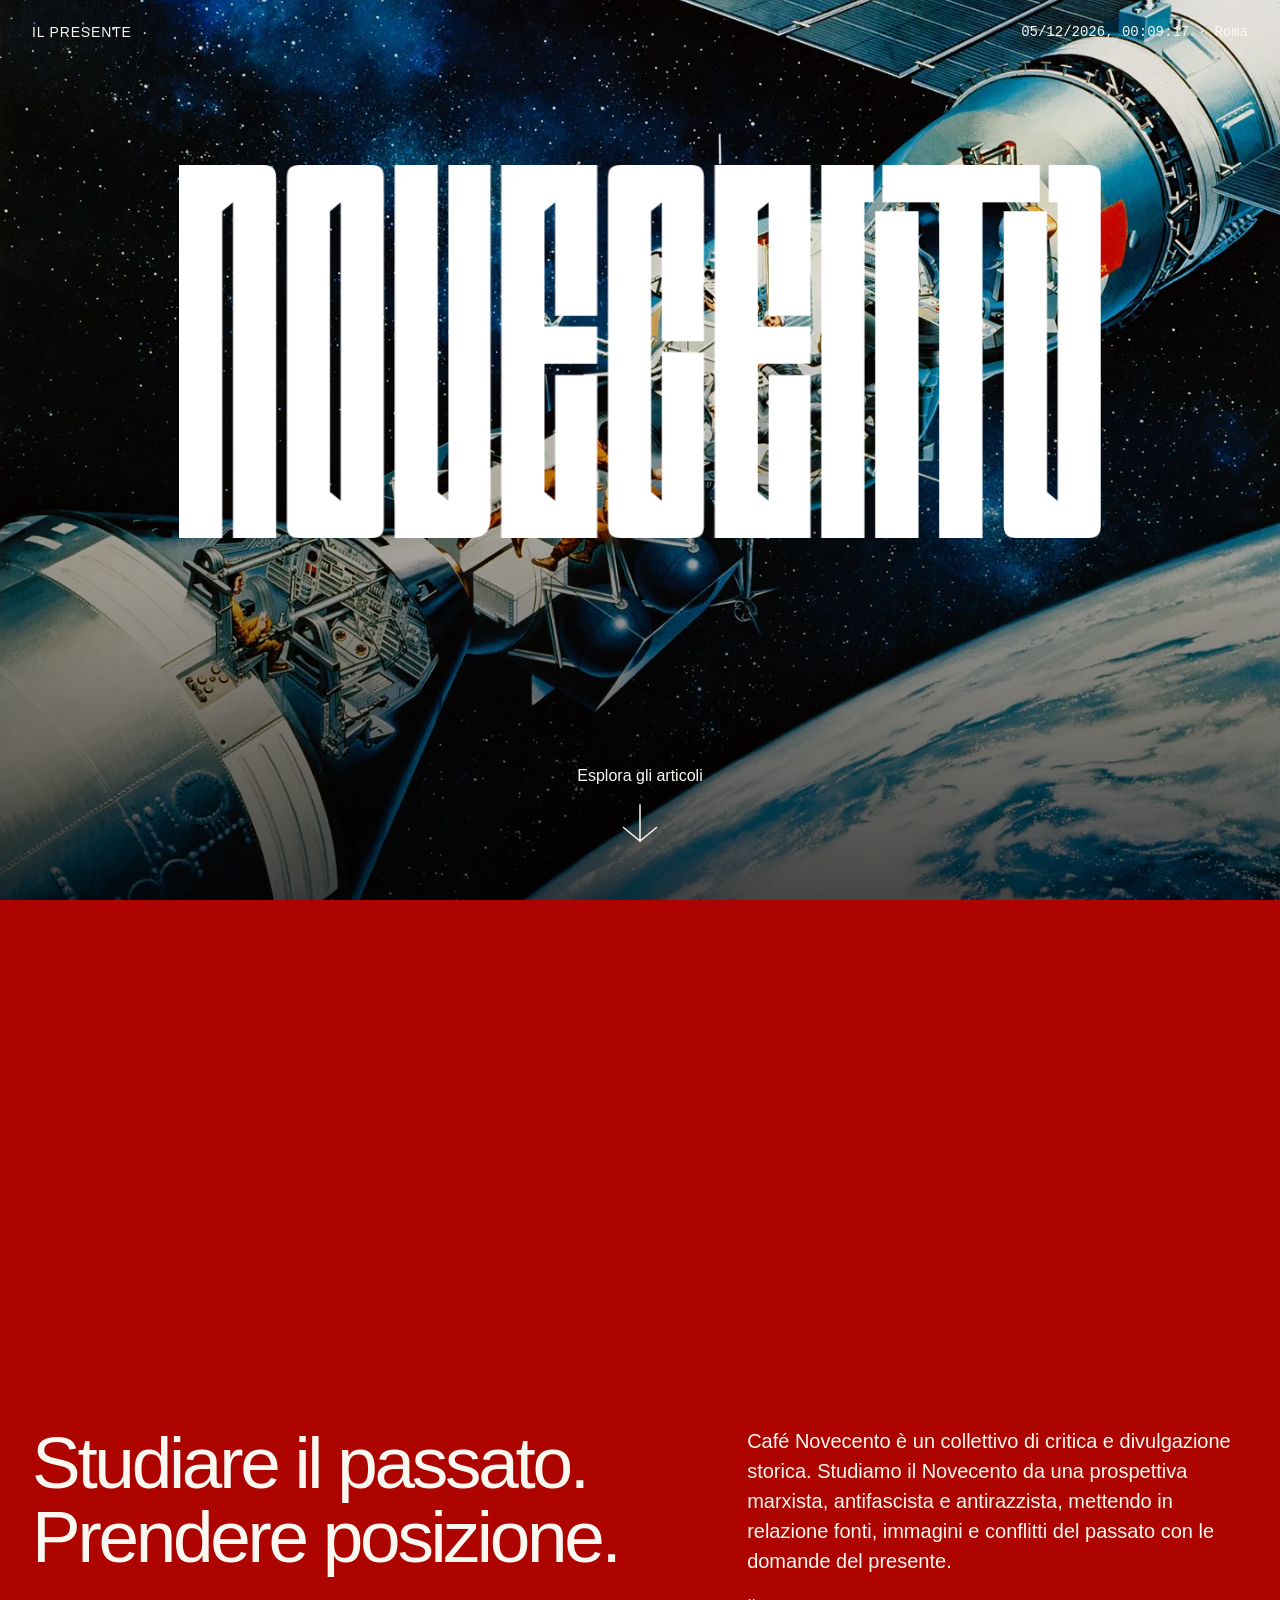
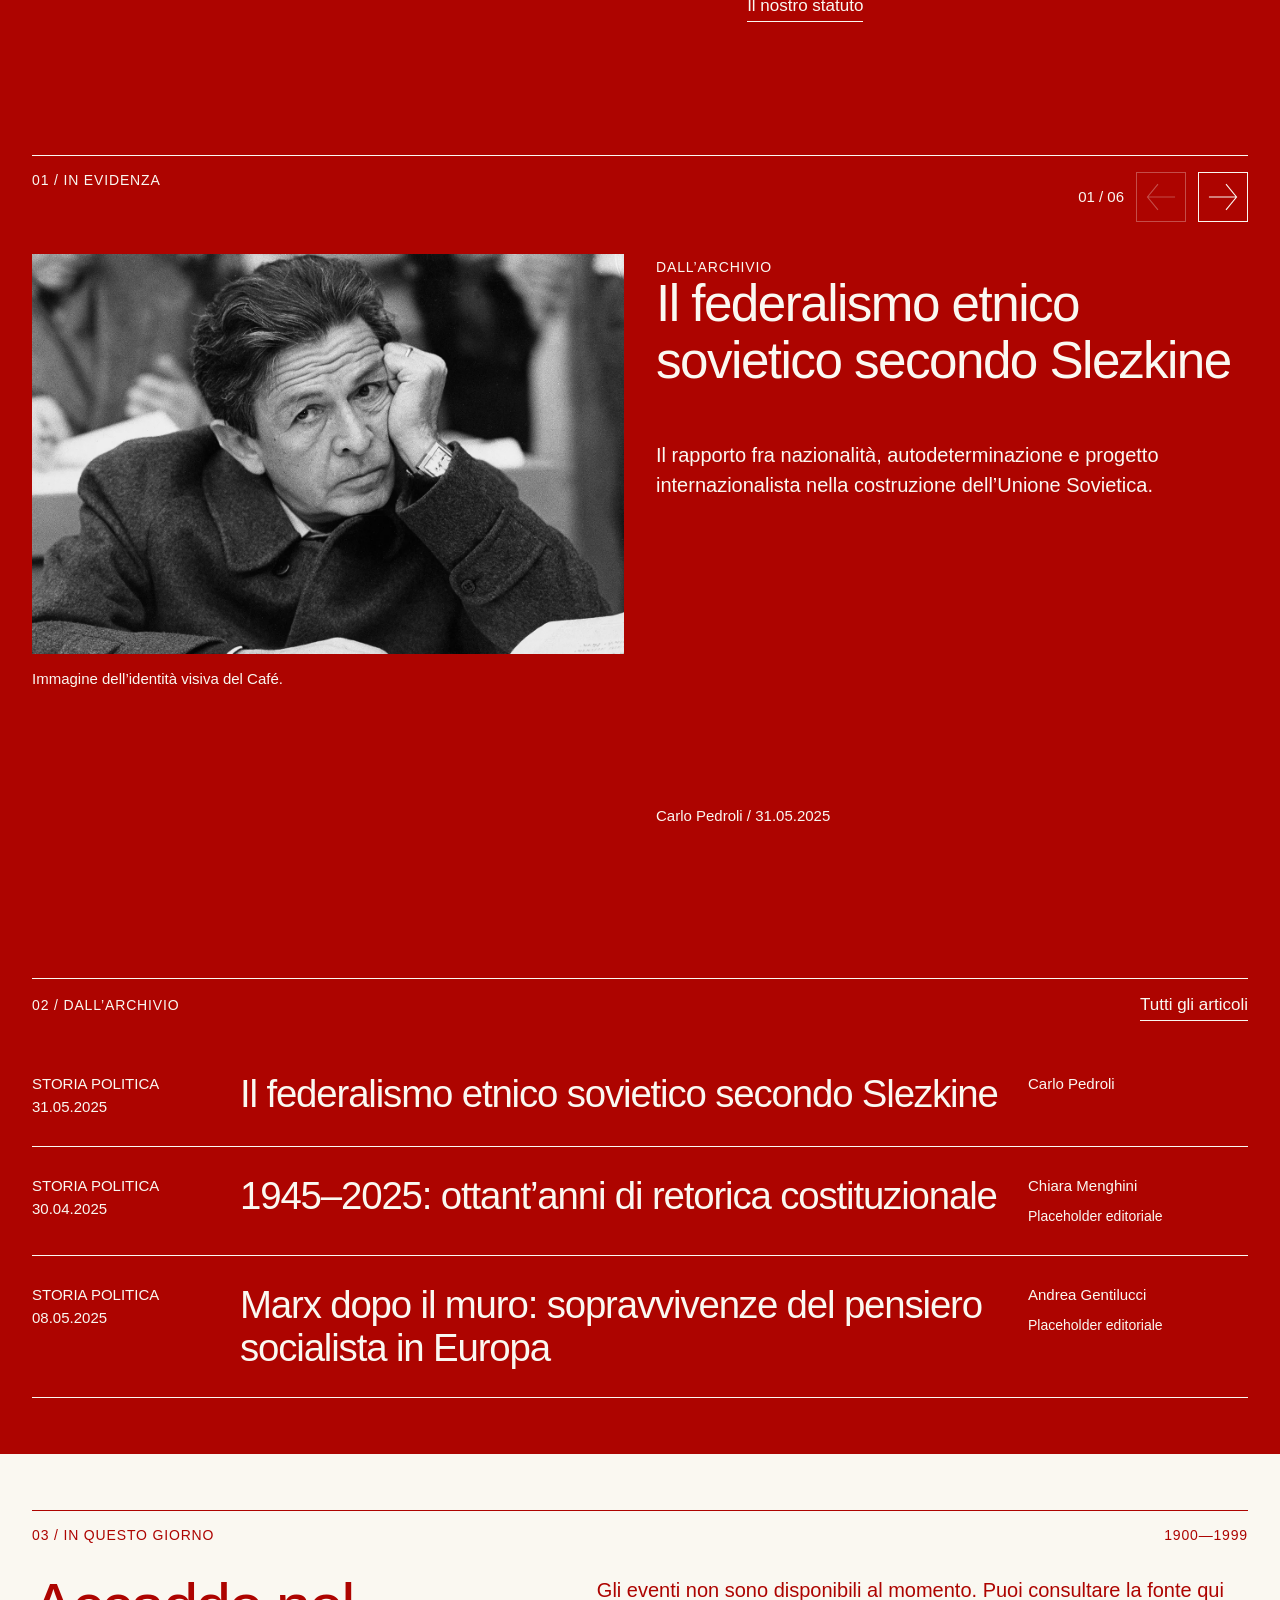
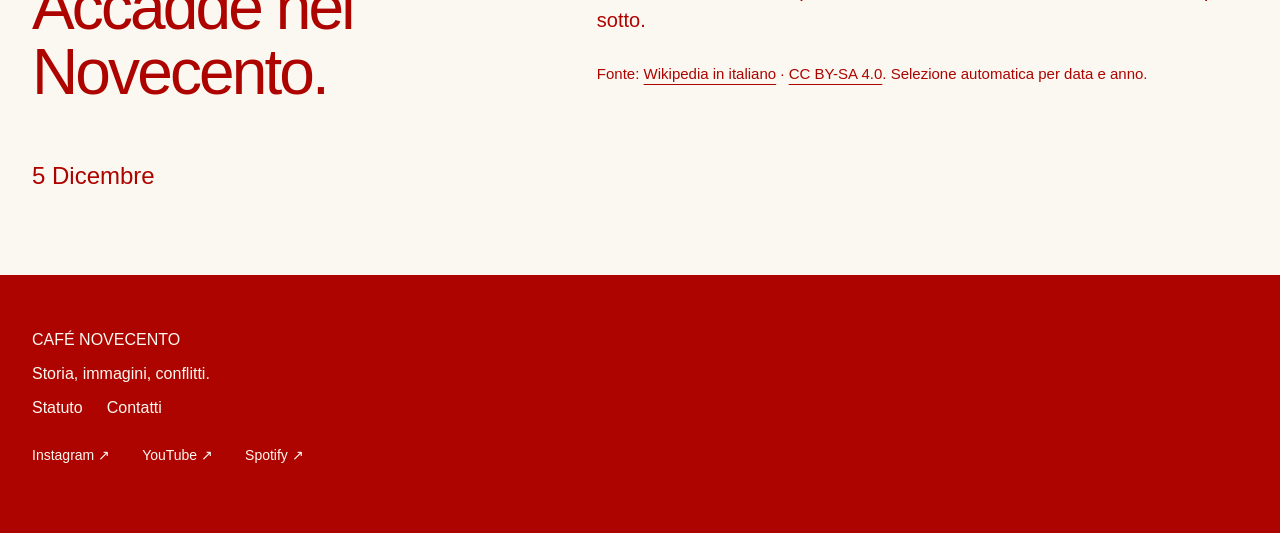
<file: index.html>
<!doctype html>
<html lang="it">

<head>
    <meta charset="utf-8">
    <meta name="viewport" content="width=device-width,initial-scale=1">
    <title>Home — Café Novecento</title>
    <meta name="robots" content="noindex,nofollow"><meta name="description"
        content="Critica, ricerca e divulgazione storica da una prospettiva marxista, antifascista e antirazzista.">
    <link rel="stylesheet" href="style.css?v=media-1">
    <link rel="icon"
        href="data:image/svg+xml,%3Csvg xmlns='http://www.w3.org/2000/svg' viewBox='0 0 32 32'%3E%3Cpath fill='%23ad0400' d='M0 0h32v32H0z'/%3E%3Ctext x='3' y='22' fill='white' font-family='Arial' font-weight='bold' font-size='15'%3E900%3C/text%3E%3C/svg%3E">
<script>document.documentElement.classList.add("js-motion");</script></head>

<body class="home-motion"><a class="skip" href="#contenuto">Vai ai contenuti</a>
    <section class="splash" aria-label="Café Novecento">
        <div class="splash-stage">
            <div class="splash-clock"><span>IL PRESENTE</span><time id="live-clock">Data e ora · Roma</time></div>
            <h1><img src="assets/logo.webp" alt="Novecento" fetchpriority="high"></h1>
            <div class="splash-reveal">
                <p>Un libero spazio di confronto<br>e ricerca storiografica.</p><a class="splash-scroll"
                    href="#contenuto"><span>Esplora gli articoli</span><svg viewBox="0 0 64 64" width="48" height="48"
                        aria-hidden="true">
                        <path d="M32 8v48M10 38l22 18 22-18" fill="none" stroke="currentColor" stroke-width="2"
                            stroke-linecap="square" stroke-linejoin="miter" />
                    </svg></a>
            </div>
        </div>
    </section>
    <header class="masthead"><div class="identity"><a class="brand" href="./">CAFÉ NOVECENTO</a><div class="descriptor">Critica e ricerca storiografica.<br>Un libero spazio di confronto.</div></div><nav class="navigation" aria-label="Navigazione principale"><a href="./articoli/"><span class="num">01</span>Articoli</a><a href="./media/"><span class="num">02</span>Media</a><a href="./statuto/"><span class="num">03</span>Statuto</a><a href="./calendario/"><span class="num">04</span>Calendario</a></nav></header>
    <main id="contenuto">
        <section class="wrap intro">
            <h2>Studiare il passato.<br>Prendere posizione.</h2>
            <div>
                <p>Café Novecento è un collettivo di critica e divulgazione storica. Studiamo il Novecento da una
                    prospettiva marxista, antifascista e antirazzista, mettendo in relazione fonti, immagini e conflitti
                    del passato con le domande del presente.</p><a class="textlink" href="statuto/">Il nostro statuto</a>
            </div>
        </section>
        <section class="wrap">
            <div class="section-heading"><span class="eyebrow">01 / In evidenza</span>
                <div class="carousel-controls"><span id="slide-count" class="meta">01 / 06</span><button type="button"
                        id="slide-prev" aria-label="Contenuto precedente"><svg viewBox="0 0 64 64" width="48" height="48"
                            aria-hidden="true">
                            <path d="M56 32H8M26 10L8 32l18 22" fill="none" stroke="currentColor" stroke-width="2"
                                stroke-linecap="square" stroke-linejoin="miter" />
                        </svg></button><button type="button" id="slide-next" aria-label="Contenuto successivo"><svg
                            viewBox="0 0 64 64" width="48" height="48" aria-hidden="true">
                            <path d="M8 32h48M38 10l18 22-18 22" fill="none" stroke="currentColor" stroke-width="2"
                                stroke-linecap="square" stroke-linejoin="miter" />
                        </svg></button></div>
            </div>
            <div class="feature-track" id="feature-track" tabindex="0" role="region"
                aria-label="Contenuti in evidenza, carosello scorribile">
                <article class="feature">
                    <figure style="margin:0"><img class="feature-photo" src="assets/editorial.webp"
                            alt="Fotografia in bianco e nero dall’identità editoriale di Café Novecento">
                        <figcaption class="meta" style="padding-top:10px">Immagine dell’identità visiva del Café.
                        </figcaption>
                    </figure>
                    <div class="feature-copy">
                        <div><span class="eyebrow">Dall’archivio</span>
                            <h3><a href="articoli/federalismo-etnico-sovietico/">Il federalismo etnico sovietico secondo Slezkine</a></h3>
                            <p>Il rapporto fra nazionalità, autodeterminazione e progetto internazionalista nella
                                costruzione dell’Unione Sovietica.</p>
                        </div>
                        <div>
                            <p class="meta">Carlo Pedroli / 31.05.2025</p>
                        </div>
                    </div>
                </article>
                <article class="feature feature-placeholder" aria-label="Slide placeholder 2">
                    <div class="placeholder-visual"><span>02</span></div>
                    <div class="feature-copy">
                        <div><span class="eyebrow">Placeholder di layout</span>
                            <h3><a href="articoli/retorica-costituzionale/">1945–2025: ottant’anni di retorica costituzionale</a></h3>
                            <p>Articolo dalla bozza editoriale.</p>
                        </div><span class="meta">Chiara Menghini / 30.04.2025<br>Placeholder editoriale</span>
                    </div>
                </article>
                <article class="feature feature-placeholder" aria-label="Slide placeholder 3">
                    <div class="placeholder-visual"><span>03</span></div>
                    <div class="feature-copy">
                        <div><span class="eyebrow">Placeholder di layout</span>
                            <h3><a href="articoli/marx-dopo-il-muro/">Marx dopo il muro: sopravvivenze del pensiero socialista in Europa</a></h3>
                            <p>Articolo dalla bozza editoriale.</p>
                        </div><span class="meta">Andrea Gentilucci / 08.05.2025<br>Placeholder editoriale</span>
                    </div>
                </article>
<article class="feature feature-media" data-format="audio"><img class="media-cover audio" src="assets/media/pugno-socialismo.webp" alt="Copertina: Il pugno del socialismo: la boxe in Unione Sovietica" loading="lazy" width="1400" height="1400"><div class="feature-copy"><span class="eyebrow">AUDIO / SPOTIFY</span><h3><a href="https://open.spotify.com/episode/3va2V2GUQXjUfpcfOjUFJr" target="_blank" rel="noopener noreferrer">Il pugno del socialismo: la boxe in Unione Sovietica ↗</a></h3><p>La boxe sovietica tra preparazione scientifica, educazione e progetto politico. Con Marvin Trinca.</p><p class="meta">13.11.2026 · 14:02 · S2 / Ep. 2</p></div></article><article class="feature feature-media" data-format="video"><img class="media-cover video" src="assets/media/fosse-ardeatine.webp" alt="Copertina: L’orrore delle Fosse Ardeatine" loading="lazy" width="1280" height="720"><div class="feature-copy"><span class="eyebrow">VIDEO / YOUTUBE</span><h3><a href="https://youtu.be/l8hE4E15oRQ?si=b9WKYmqpAcd1Jm7p" target="_blank" rel="noopener noreferrer">L’orrore delle Fosse Ardeatine ↗</a></h3><p>Un approfondimento del Café dedicato alle Fosse Ardeatine.</p><p class="meta">VIDEO / YOUTUBE</p></div></article><article class="feature feature-media" data-format="audio"><img class="media-cover audio" src="assets/media/teofilo-stevenson.webp" alt="Copertina: Teófilo Stevenson: il pugile della Rivoluzione" loading="lazy" width="1400" height="1400"><div class="feature-copy"><span class="eyebrow">AUDIO / SPOTIFY</span><h3><a href="https://open.spotify.com/episode/2Siric0I42LYZ1xp7eNQq0" target="_blank" rel="noopener noreferrer">Teófilo Stevenson: il pugile della Rivoluzione ↗</a></h3><p>Sport, ideali rivoluzionari e scelte politiche nella storia del campione cubano. Con Marvin Trinca.</p><p class="meta">02.11.2026 · 13:11 · S2 / Ep. 1</p></div></article>
            </div>
        </section>
        <section class="wrap home-archive" aria-labelledby="archive-title">
            <div class="section-heading">
                <h2 id="archive-title" class="eyebrow">02 / Dall’archivio</h2><a class="textlink"
                    href="articoli/">Tutti gli articoli</a>
            </div>
            <article class="article-row">
                <div class="meta">STORIA POLITICA<br>31.05.2025</div>
                <div>
                    <h3><a href="articoli/federalismo-etnico-sovietico/">Il federalismo etnico sovietico secondo
                            Slezkine</a></h3>
                </div>
                <div class="meta">Carlo Pedroli</div>
            </article>
            <article class="article-row archive-placeholder">
                <div class="meta">STORIA POLITICA<br>30.04.2025</div>
                <div>
                    <h3><a href="articoli/retorica-costituzionale/">1945–2025: ottant’anni di retorica costituzionale</a></h3>
                </div>
                <div class="meta">Chiara Menghini<br><span class="draft-label">Placeholder editoriale</span></div>
            </article>
            <article class="article-row archive-placeholder">
                <div class="meta">STORIA POLITICA<br>08.05.2025</div>
                <div>
                    <h3><a href="articoli/marx-dopo-il-muro/">Marx dopo il muro: sopravvivenze del pensiero socialista in Europa</a></h3>
                </div>
                <div class="meta">Andrea Gentilucci<br><span class="draft-label">Placeholder editoriale</span></div>
            </article>
        </section>
        <section class="wrap paper on-this-day" aria-labelledby="day-title">
            <div class="section-heading"><span class="eyebrow">03 / In questo giorno</span><span
                    class="eyebrow">1900—1999</span></div>
            <div class="day-grid">
                <div>
                    <h2 id="day-title">Accadde nel<br>Novecento.</h2>
                    <p class="day-date" id="history-date"></p>
                </div>
                <div>
                    <p id="day-status" role="status">Caricamento degli eventi…</p>
                    <ol id="day-events" class="day-events"></ol><button id="day-more" class="day-more" hidden>Mostra
                        tutti gli eventi</button>
                    <p class="day-source meta">Fonte: <a id="day-source" href="https://it.wikipedia.org/">Wikipedia in
                            italiano</a> · <a href="https://creativecommons.org/licenses/by-sa/4.0/">CC BY-SA 4.0</a>.
                        Selezione automatica per data e anno.</p><noscript>
                        <p>Attiva JavaScript per consultare gli eventi del giorno.</p>
                    </noscript>
                </div>
            </div>
        </section>
    </main>
    <footer><a href="./">CAFÉ NOVECENTO</a><span>Storia, immagini, conflitti.</span><nav class="footer-pages" aria-label="Informazioni"><a href="./statuto/">Statuto</a><a href="./contatti/">Contatti</a></nav><nav class="footer-socials" aria-label="Seguici sui social"><a href="https://www.instagram.com/cafenovecentopodcast/" target="_blank" rel="noopener noreferrer">Instagram ↗</a><a href="https://www.youtube.com/@cafenovecento8750" target="_blank" rel="noopener noreferrer">YouTube ↗</a><a href="https://open.spotify.com/show/01ou6XfvmxcapPw5V8vCJm?si=36b097e462dc4ff6" target="_blank" rel="noopener noreferrer">Spotify ↗</a></nav></footer>
    <script src="./carousel.js?v=motion-2" defer></script>
    <script src="./today.js" defer></script>
    <script src="./motion.js?v=motion-2" defer></script>
</body>

</html>
</file>
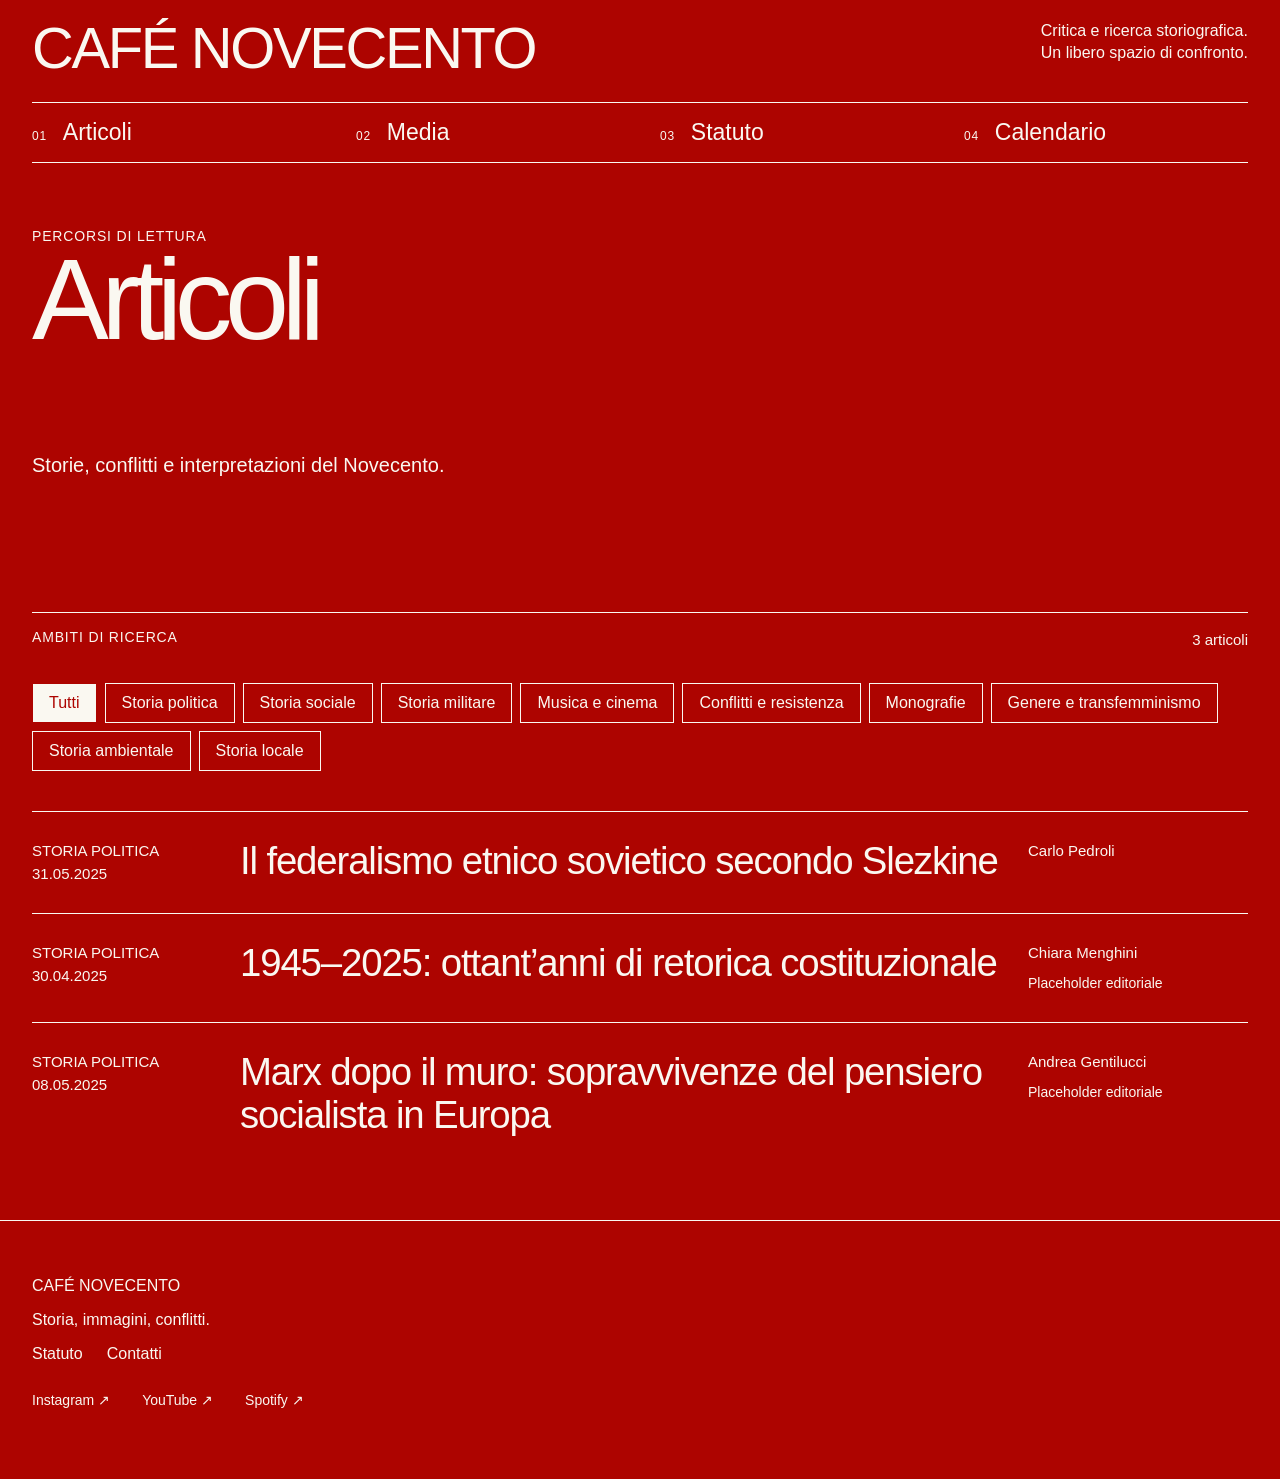
<file: articoli/index.html>
<!doctype html><html lang="it"><head><meta charset="utf-8"><meta name="viewport" content="width=device-width,initial-scale=1"><title>Articoli — Café Novecento</title><meta name="robots" content="noindex,nofollow"><meta name="description" content="Critica, ricerca e divulgazione storica da una prospettiva marxista, antifascista e antirazzista."><link rel="stylesheet" href="../style.css?v=contacts-1"><link rel="icon" href="data:image/svg+xml,%3Csvg xmlns='http://www.w3.org/2000/svg' viewBox='0 0 32 32'%3E%3Cpath fill='%23ad0400' d='M0 0h32v32H0z'/%3E%3Ctext x='3' y='22' fill='white' font-family='Arial' font-weight='bold' font-size='15'%3E900%3C/text%3E%3C/svg%3E"><script>document.documentElement.classList.add("js-motion");</script></head><body><a class="skip" href="#contenuto">Vai ai contenuti</a><header class="masthead"><div class="identity"><a class="brand" href="../">CAFÉ NOVECENTO</a><div class="descriptor">Critica e ricerca storiografica.<br>Un libero spazio di confronto.</div></div><nav class="navigation" aria-label="Navigazione principale"><a href="../articoli/" aria-current="page"><span class="num">01</span>Articoli</a><a href="../media/"><span class="num">02</span>Media</a><a href="../statuto/"><span class="num">03</span>Statuto</a><a href="../calendario/"><span class="num">04</span>Calendario</a></nav></header><main id="contenuto"><section class="wrap page-intro"><span class="eyebrow">Percorsi di lettura</span><h1>Articoli</h1><p>Storie, conflitti e interpretazioni del Novecento.</p></section><section class="wrap"><div class="section-heading"><span class="eyebrow">Ambiti di ricerca</span><span class="meta" id="result-count" aria-live="polite">3 articoli</span></div><div class="filters" aria-label="Filtra per ambito"><button type="button" data-category="Tutti" aria-pressed="true">Tutti</button><button type="button" data-category="Storia politica" aria-pressed="false">Storia politica</button><button type="button" data-category="Storia sociale" aria-pressed="false">Storia sociale</button><button type="button" data-category="Storia militare" aria-pressed="false">Storia militare</button><button type="button" data-category="Musica e cinema" aria-pressed="false">Musica e cinema</button><button type="button" data-category="Conflitti e resistenza" aria-pressed="false">Conflitti e resistenza</button><button type="button" data-category="Monografie" aria-pressed="false">Monografie</button><button type="button" data-category="Genere e transfemminismo" aria-pressed="false">Genere e transfemminismo</button><button type="button" data-category="Storia ambientale" aria-pressed="false">Storia ambientale</button><button type="button" data-category="Storia locale" aria-pressed="false">Storia locale</button></div><article class="article-row" data-article-category="Storia politica"><div class="meta">STORIA POLITICA<br>31.05.2025</div><div><h3><a href="federalismo-etnico-sovietico/">Il federalismo etnico sovietico secondo Slezkine</a></h3></div><div class="meta">Carlo Pedroli</div></article><article class="article-row archive-placeholder" data-article-category="Storia politica"><div class="meta">STORIA POLITICA<br>30.04.2025</div><div><h3><a href="retorica-costituzionale/">1945–2025: ottant’anni di retorica costituzionale</a></h3></div><div class="meta">Chiara Menghini<br><span class="draft-label">Placeholder editoriale</span></div></article><article class="article-row archive-placeholder" data-article-category="Storia politica"><div class="meta">STORIA POLITICA<br>08.05.2025</div><div><h3><a href="marx-dopo-il-muro/">Marx dopo il muro: sopravvivenze del pensiero socialista in Europa</a></h3></div><div class="meta">Andrea Gentilucci<br><span class="draft-label">Placeholder editoriale</span></div></article><p class="empty" hidden id="empty-state">Nessun articolo disponibile in questo ambito.</p></section><script src="../archive.js" defer></script></main><footer><a href="../">CAFÉ NOVECENTO</a><span>Storia, immagini, conflitti.</span><nav class="footer-pages" aria-label="Informazioni"><a href="../statuto/">Statuto</a><a href="../contatti/">Contatti</a></nav><nav class="footer-socials" aria-label="Seguici sui social"><a href="https://www.instagram.com/cafenovecentopodcast/" target="_blank" rel="noopener noreferrer">Instagram ↗</a><a href="https://www.youtube.com/@cafenovecento8750" target="_blank" rel="noopener noreferrer">YouTube ↗</a><a href="https://open.spotify.com/show/01ou6XfvmxcapPw5V8vCJm?si=36b097e462dc4ff6" target="_blank" rel="noopener noreferrer">Spotify ↗</a></nav></footer><script src="../motion.js?v=motion-2" defer></script></body></html>
</file>
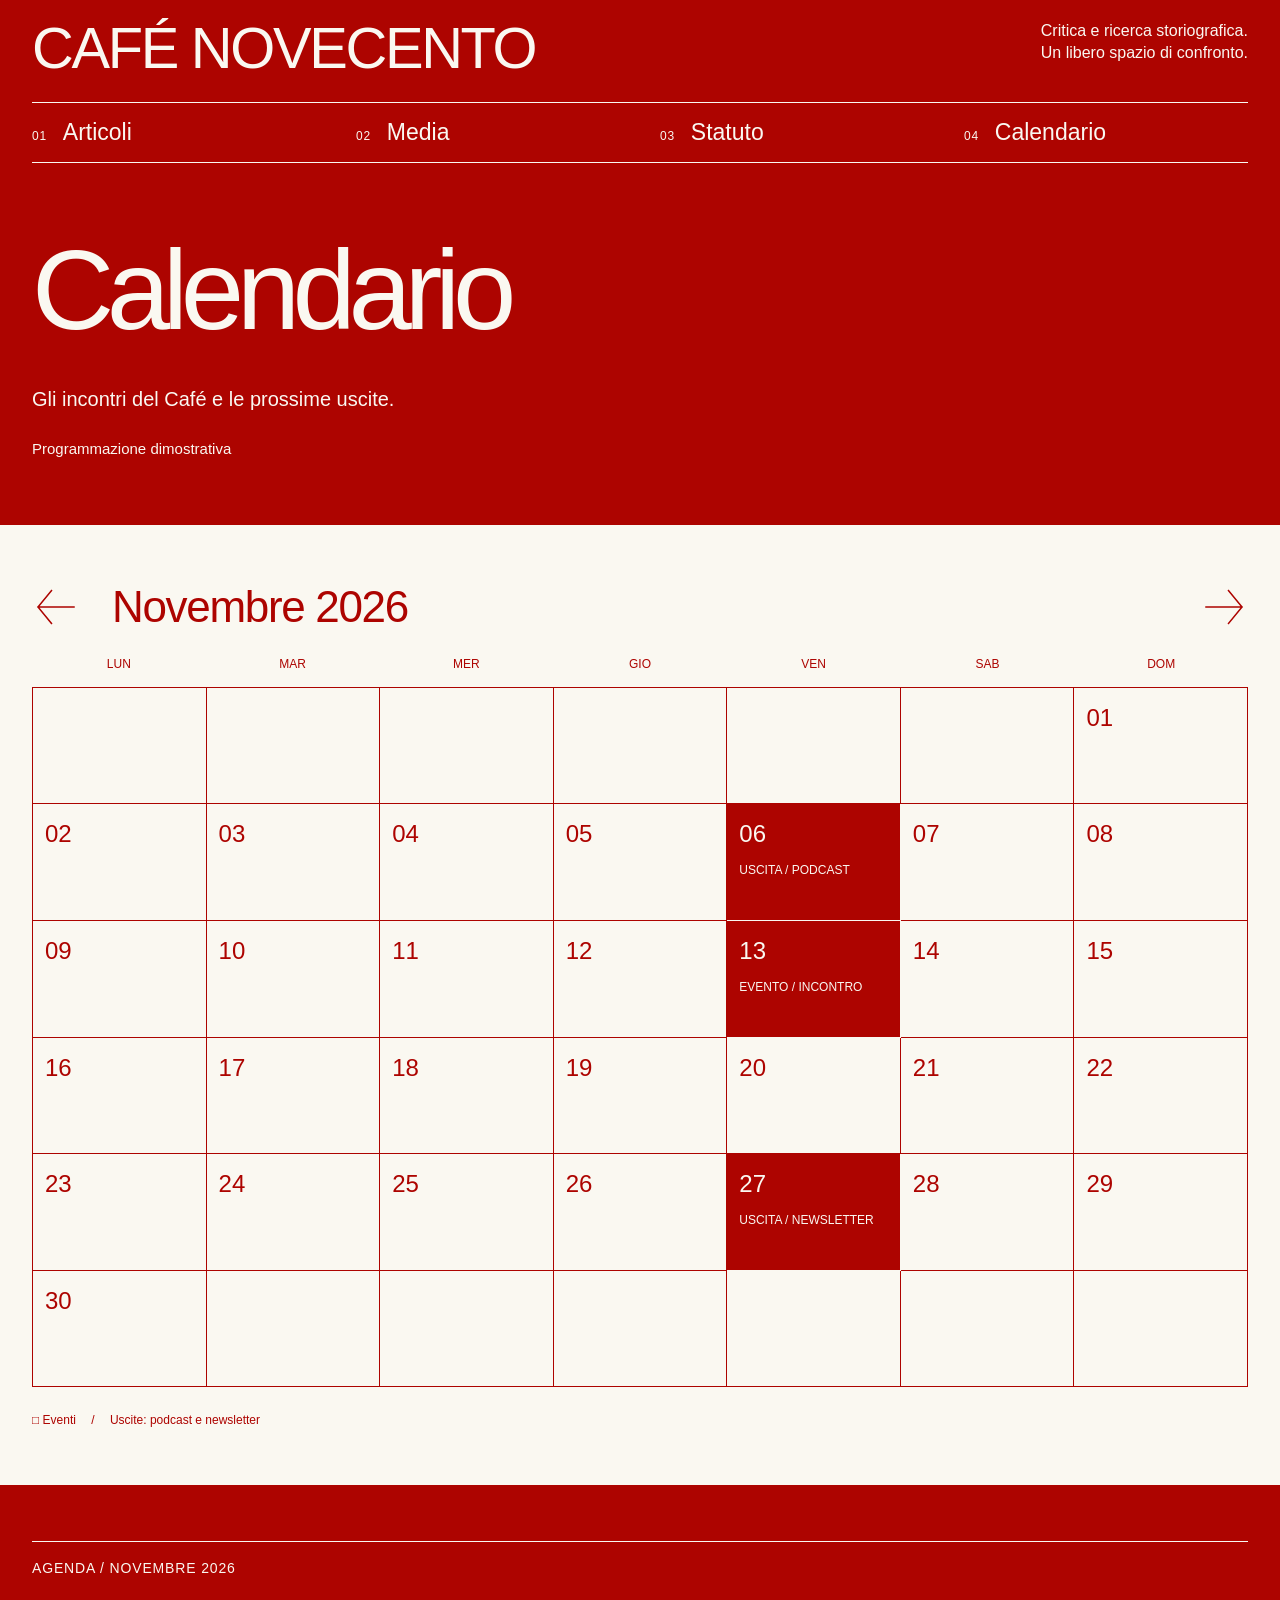
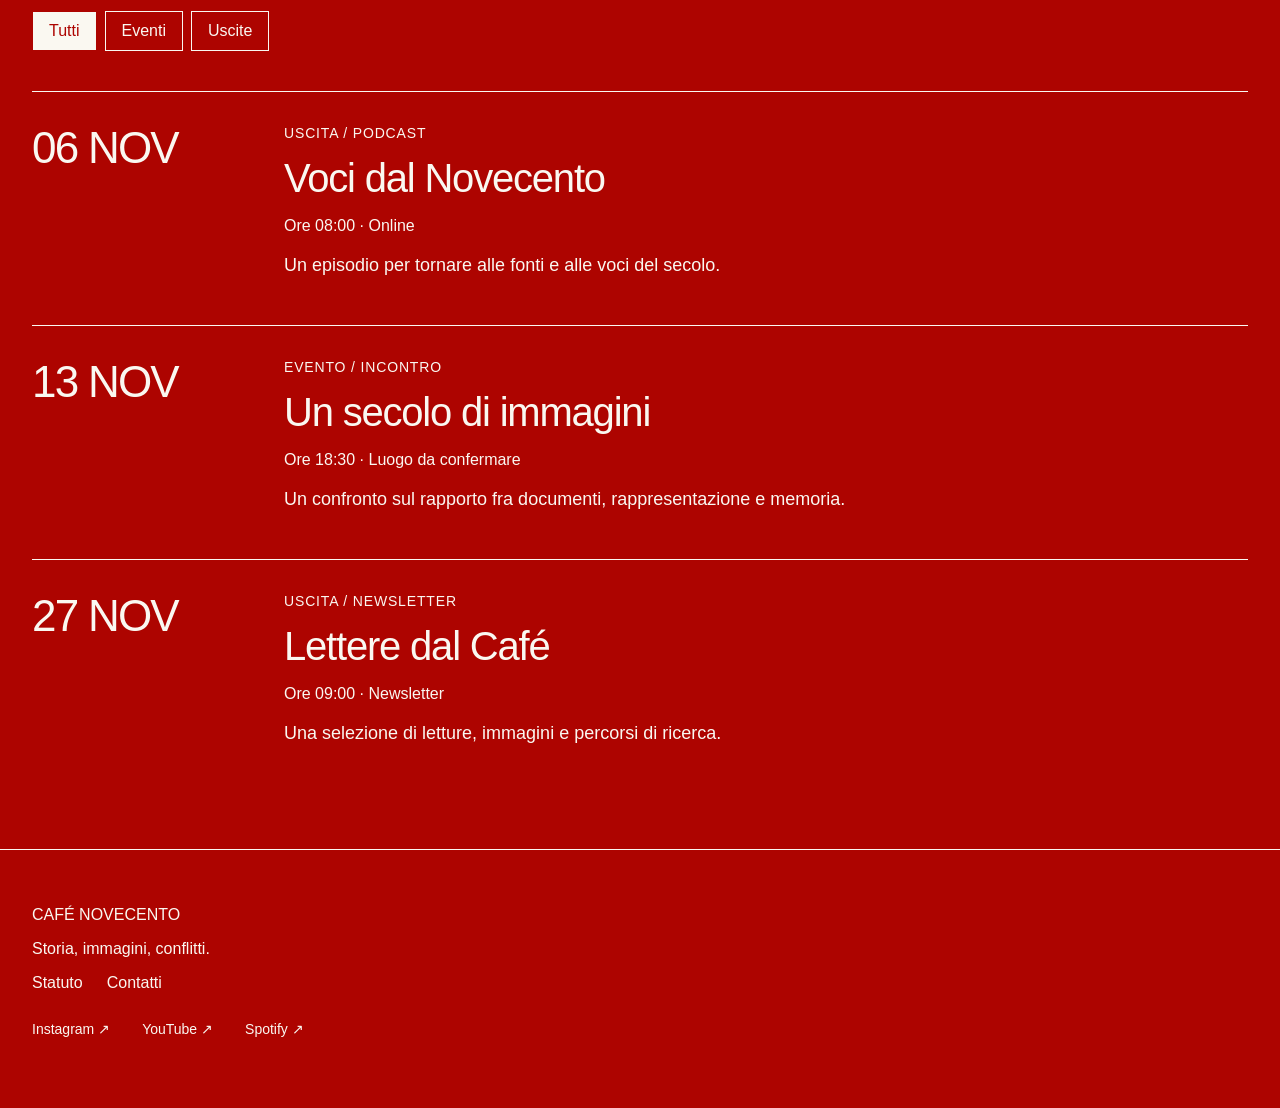
<file: calendario/index.html>
<!doctype html>
<html lang="it"><head><meta charset="utf-8"><meta name="viewport" content="width=device-width,initial-scale=1"><meta name="robots" content="noindex,nofollow"><title>Calendario — Café Novecento</title><meta name="description" content="Prototipo editoriale di Café Novecento."><link rel="stylesheet" href="../style.css?v=contacts-1"><script>document.documentElement.classList.add("js-motion");</script></head><body class=""><a class="skip" href="#contenuto">Vai ai contenuti</a><header class="masthead"><div class="identity"><a class="brand" href="../">CAFÉ NOVECENTO</a><div class="descriptor">Critica e ricerca storiografica.<br>Un libero spazio di confronto.</div></div><nav class="navigation" aria-label="Navigazione principale"><a href="../articoli/"><span class="num">01</span>Articoli</a><a href="../media/"><span class="num">02</span>Media</a><a href="../statuto/"><span class="num">03</span>Statuto</a><a href="../calendario/" aria-current="page"><span class="num">04</span>Calendario</a></nav></header><main id="contenuto"><section class="wrap calendar-intro"><h1>Calendario</h1><p>Gli incontri del Café e le prossime uscite.</p><span class="meta">Programmazione dimostrativa</span></section><section class="wrap paper calendar-panel"><div class="calendar-toolbar"><button id="month-prev" aria-label="Mese precedente"><img src="../assets/arrow-left.svg" alt=""></button><h2 id="month-label" aria-live="polite">Novembre 2026</h2><button id="month-next" aria-label="Mese successivo"><img src="../assets/arrow-right.svg" alt=""></button></div><div class="calendar-weekdays" aria-hidden="true"><span>LUN</span><span>MAR</span><span>MER</span><span>GIO</span><span>VEN</span><span>SAB</span><span>DOM</span></div><div id="calendar-days" class="calendar-days" aria-label="Calendario novembre 2026"></div><p class="meta calendar-legend">□ Eventi　 /　 Uscite: podcast e newsletter</p><noscript><p>Attiva JavaScript per navigare fra i mesi. <a href="un-secolo-di-immagini/">Consulta l’incontro dimostrativo del 13 novembre</a>.</p></noscript></section><section class="wrap agenda"><div class="section-heading"><h2 class="eyebrow" id="agenda-label">Agenda / Novembre</h2></div><div class="filters" aria-label="Filtra gli appuntamenti"><button type="button" data-event-filter="all" aria-pressed="true">Tutti</button><button type="button" data-event-filter="event" aria-pressed="false">Eventi</button><button type="button" data-event-filter="release" aria-pressed="false">Uscite</button></div><div id="agenda-items" aria-live="polite"></div></section></main><footer><a href="../">CAFÉ NOVECENTO</a><span>Storia, immagini, conflitti.</span><nav class="footer-pages" aria-label="Informazioni"><a href="../statuto/">Statuto</a><a href="../contatti/">Contatti</a></nav><nav class="footer-socials" aria-label="Seguici sui social"><a href="https://www.instagram.com/cafenovecentopodcast/" target="_blank" rel="noopener noreferrer">Instagram ↗</a><a href="https://www.youtube.com/@cafenovecento8750" target="_blank" rel="noopener noreferrer">YouTube ↗</a><a href="https://open.spotify.com/show/01ou6XfvmxcapPw5V8vCJm?si=36b097e462dc4ff6" target="_blank" rel="noopener noreferrer">Spotify ↗</a></nav></footer><script src="../calendar.js?v=cleanup-1" defer></script><script src="../motion.js?v=motion-2" defer></script></body></html>
</file>
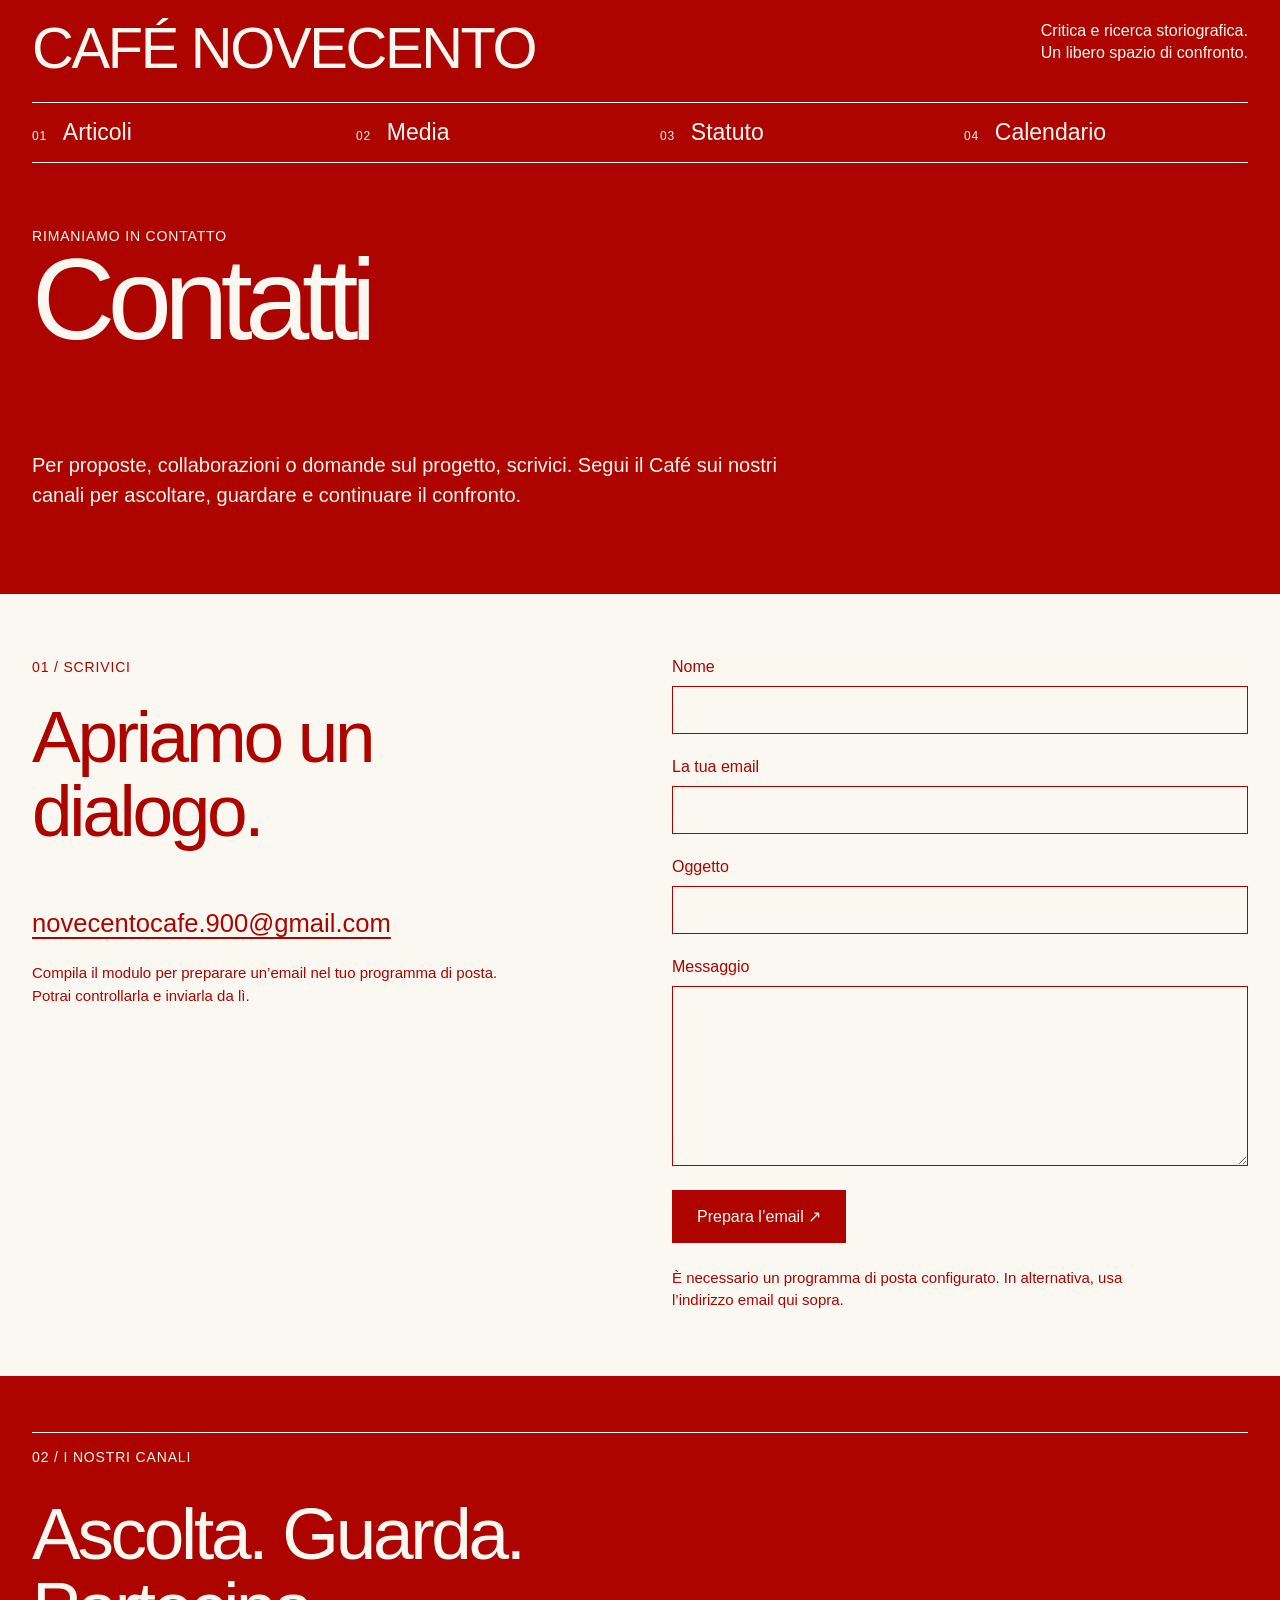
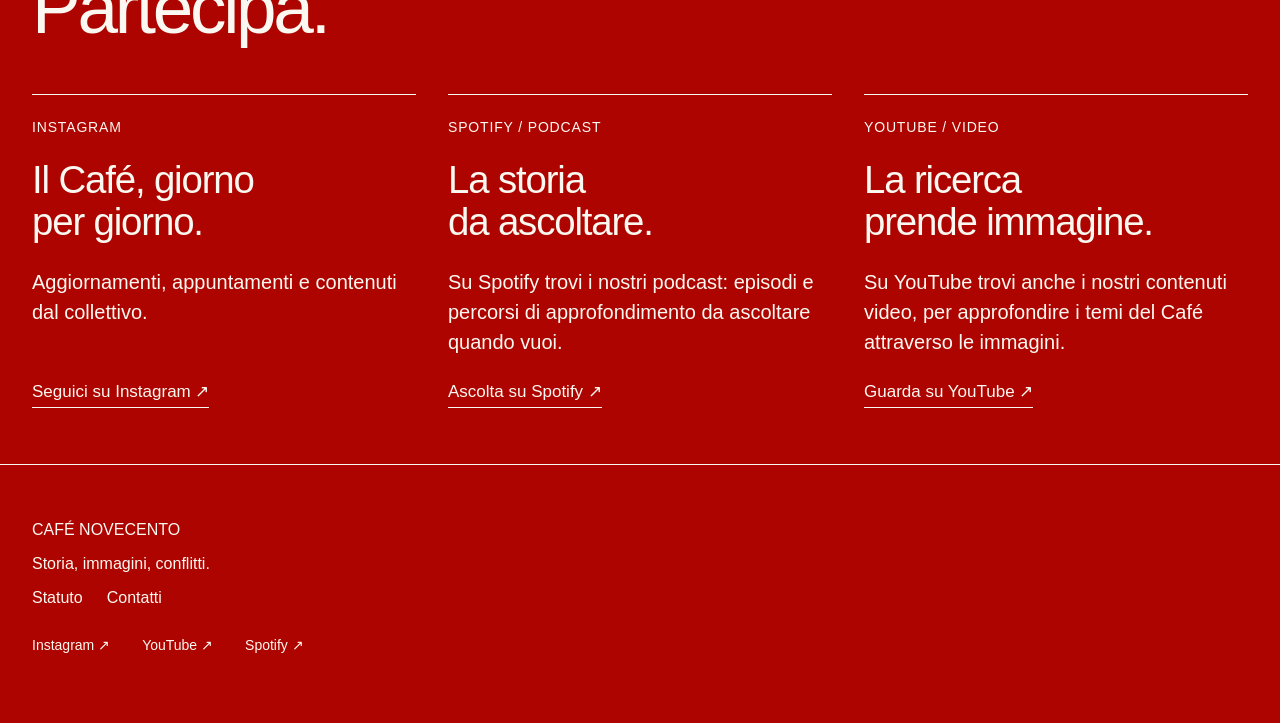
<file: contatti/index.html>
<!doctype html><html lang="it"><head><meta charset="utf-8"><meta name="viewport" content="width=device-width,initial-scale=1"><title>Contatti — Café Novecento</title><meta name="robots" content="noindex,nofollow"><meta name="description" content="Critica, ricerca e divulgazione storica da una prospettiva marxista, antifascista e antirazzista."><link rel="stylesheet" href="../style.css?v=contacts-1"><link rel="icon" href="data:image/svg+xml,%3Csvg xmlns='http://www.w3.org/2000/svg' viewBox='0 0 32 32'%3E%3Cpath fill='%23ad0400' d='M0 0h32v32H0z'/%3E%3Ctext x='3' y='22' fill='white' font-family='Arial' font-weight='bold' font-size='15'%3E900%3C/text%3E%3C/svg%3E"><script>document.documentElement.classList.add("js-motion");</script></head><body><a class="skip" href="#contenuto">Vai ai contenuti</a><header class="masthead"><div class="identity"><a class="brand" href="../">CAFÉ NOVECENTO</a><div class="descriptor">Critica e ricerca storiografica.<br>Un libero spazio di confronto.</div></div><nav class="navigation" aria-label="Navigazione principale"><a href="../articoli/"><span class="num">01</span>Articoli</a><a href="../media/"><span class="num">02</span>Media</a><a href="../statuto/"><span class="num">03</span>Statuto</a><a href="../calendario/"><span class="num">04</span>Calendario</a></nav></header><main id="contenuto">
<section class="wrap page-intro contact-intro"><span class="eyebrow">Rimaniamo in contatto</span><h1>Contatti</h1><p>Per proposte, collaborazioni o domande sul progetto, scrivici. Segui il Café sui nostri canali per ascoltare, guardare e continuare il confronto.</p></section>
<section class="wrap paper contact-layout" aria-labelledby="email-title">
<div><span class="eyebrow">01 / Scrivici</span><h2 id="email-title">Apriamo un<br>dialogo.</h2><a class="contact-email" href="mailto:novecentocafe.900@gmail.com">novecentocafe.900@gmail.com</a><p class="meta">Compila il modulo per preparare un’email nel tuo programma di posta. Potrai controllarla e inviarla da lì.</p></div>
<form id="contact-form" action="mailto:novecentocafe.900@gmail.com" method="post" enctype="text/plain">
<label for="contact-name">Nome<input id="contact-name" name="nome" autocomplete="name" required maxlength="120"></label>
<label for="contact-email">La tua email<input id="contact-email" name="email" type="email" autocomplete="email" required maxlength="254"></label>
<label for="contact-subject">Oggetto<input id="contact-subject" name="oggetto" required maxlength="160"></label>
<label for="contact-message">Messaggio<textarea id="contact-message" name="messaggio" rows="7" required maxlength="4000"></textarea></label>
<button class="contact-submit" type="submit">Prepara l’email ↗</button>
<p class="meta" id="contact-status" role="status">È necessario un programma di posta configurato. In alternativa, usa l’indirizzo email qui sopra.</p>
</form></section>
<section class="wrap contact-channels" aria-labelledby="social-title"><div class="section-heading"><span class="eyebrow">02 / I nostri canali</span></div><h2 id="social-title">Ascolta. Guarda.<br>Partecipa.</h2>
<div class="contact-channel-grid">
<article><span class="eyebrow">Instagram</span><h3>Il Café, giorno<br>per giorno.</h3><p>Aggiornamenti, appuntamenti e contenuti dal collettivo.</p><a class="textlink" href="https://www.instagram.com/cafenovecentopodcast/" target="_blank" rel="noopener noreferrer">Seguici su Instagram ↗</a></article>
<article><span class="eyebrow">Spotify / Podcast</span><h3>La storia<br>da ascoltare.</h3><p>Su Spotify trovi i nostri podcast: episodi e percorsi di approfondimento da ascoltare quando vuoi.</p><a class="textlink" href="https://open.spotify.com/show/01ou6XfvmxcapPw5V8vCJm?si=36b097e462dc4ff6" target="_blank" rel="noopener noreferrer">Ascolta su Spotify ↗</a></article>
<article><span class="eyebrow">YouTube / Video</span><h3>La ricerca<br>prende immagine.</h3><p>Su YouTube trovi anche i nostri contenuti video, per approfondire i temi del Café attraverso le immagini.</p><a class="textlink" href="https://www.youtube.com/@cafenovecento8750" target="_blank" rel="noopener noreferrer">Guarda su YouTube ↗</a></article>
</div></section></main><footer><a href="../">CAFÉ NOVECENTO</a><span>Storia, immagini, conflitti.</span><nav class="footer-pages" aria-label="Informazioni"><a href="../statuto/">Statuto</a><a href="../contatti/" aria-current="page">Contatti</a></nav><nav class="footer-socials" aria-label="Seguici sui social"><a href="https://www.instagram.com/cafenovecentopodcast/" target="_blank" rel="noopener noreferrer">Instagram ↗</a><a href="https://www.youtube.com/@cafenovecento8750" target="_blank" rel="noopener noreferrer">YouTube ↗</a><a href="https://open.spotify.com/show/01ou6XfvmxcapPw5V8vCJm?si=36b097e462dc4ff6" target="_blank" rel="noopener noreferrer">Spotify ↗</a></nav></footer><script src="../motion.js?v=motion-2" defer></script><script src="../contact.js?v=1" defer></script></body></html>
</file>
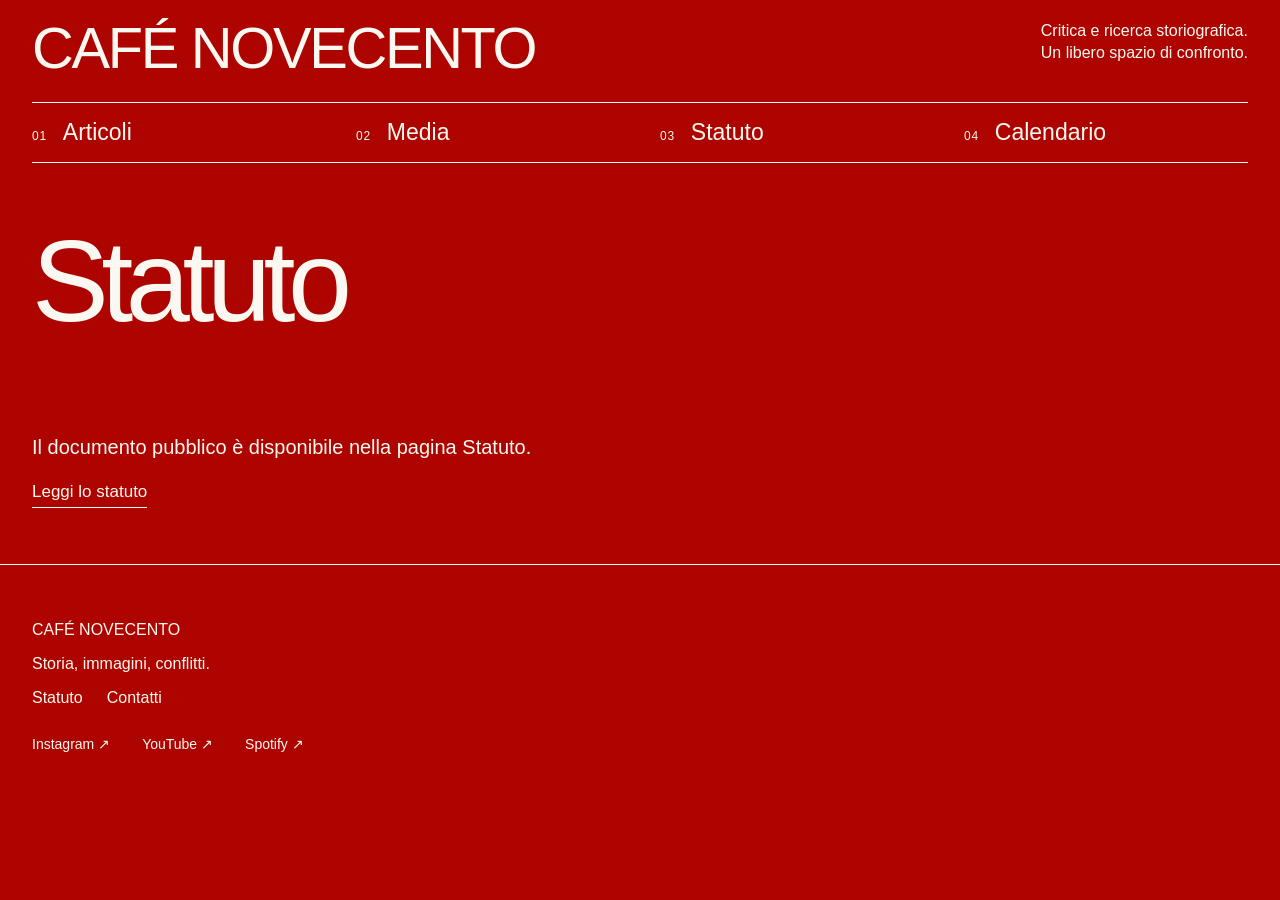
<file: manifesto/index.html>
<!doctype html>
<html lang="it"><head><meta charset="utf-8"><meta name="viewport" content="width=device-width,initial-scale=1"><meta name="robots" content="noindex,nofollow"><title>Statuto — Café Novecento</title><meta name="description" content="Prototipo editoriale di Café Novecento."><link rel="stylesheet" href="../style.css?v=contacts-1"><script>document.documentElement.classList.add("js-motion");</script></head><body class=""><a class="skip" href="#contenuto">Vai ai contenuti</a><header class="masthead"><div class="identity"><a class="brand" href="../">CAFÉ NOVECENTO</a><div class="descriptor">Critica e ricerca storiografica.<br>Un libero spazio di confronto.</div></div><nav class="navigation" aria-label="Navigazione principale"><a href="../articoli/"><span class="num">01</span>Articoli</a><a href="../media/"><span class="num">02</span>Media</a><a href="../statuto/" aria-current="page"><span class="num">03</span>Statuto</a><a href="../calendario/"><span class="num">04</span>Calendario</a></nav></header><main id="contenuto"><section class="wrap page-intro"><h1>Statuto</h1><p>Il documento pubblico è disponibile nella pagina Statuto.</p><a class="textlink" href="../statuto/">Leggi lo statuto</a></section></main><footer><a href="../">CAFÉ NOVECENTO</a><span>Storia, immagini, conflitti.</span><nav class="footer-pages" aria-label="Informazioni"><a href="../statuto/">Statuto</a><a href="../contatti/">Contatti</a></nav><nav class="footer-socials" aria-label="Seguici sui social"><a href="https://www.instagram.com/cafenovecentopodcast/" target="_blank" rel="noopener noreferrer">Instagram ↗</a><a href="https://www.youtube.com/@cafenovecento8750" target="_blank" rel="noopener noreferrer">YouTube ↗</a><a href="https://open.spotify.com/show/01ou6XfvmxcapPw5V8vCJm?si=36b097e462dc4ff6" target="_blank" rel="noopener noreferrer">Spotify ↗</a></nav></footer><script src="../motion.js?v=motion-2" defer></script></body></html>
</file>
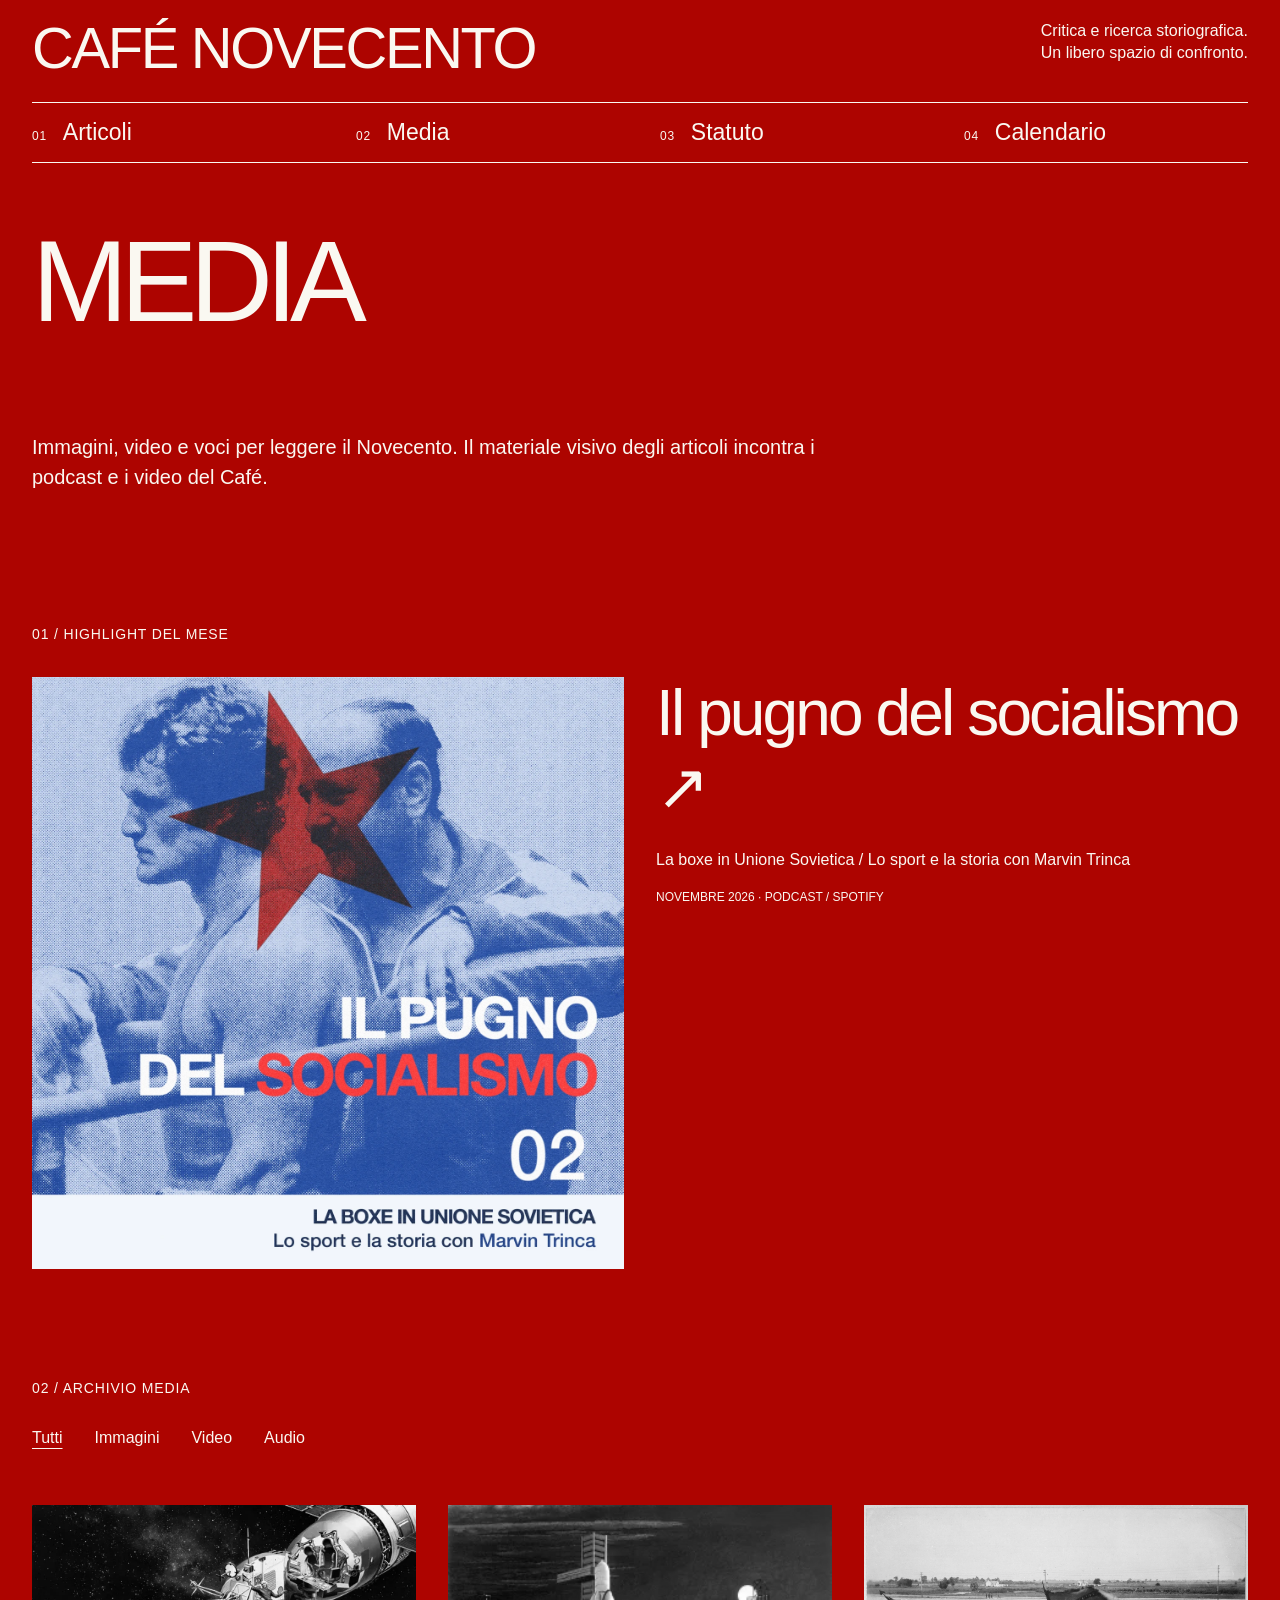
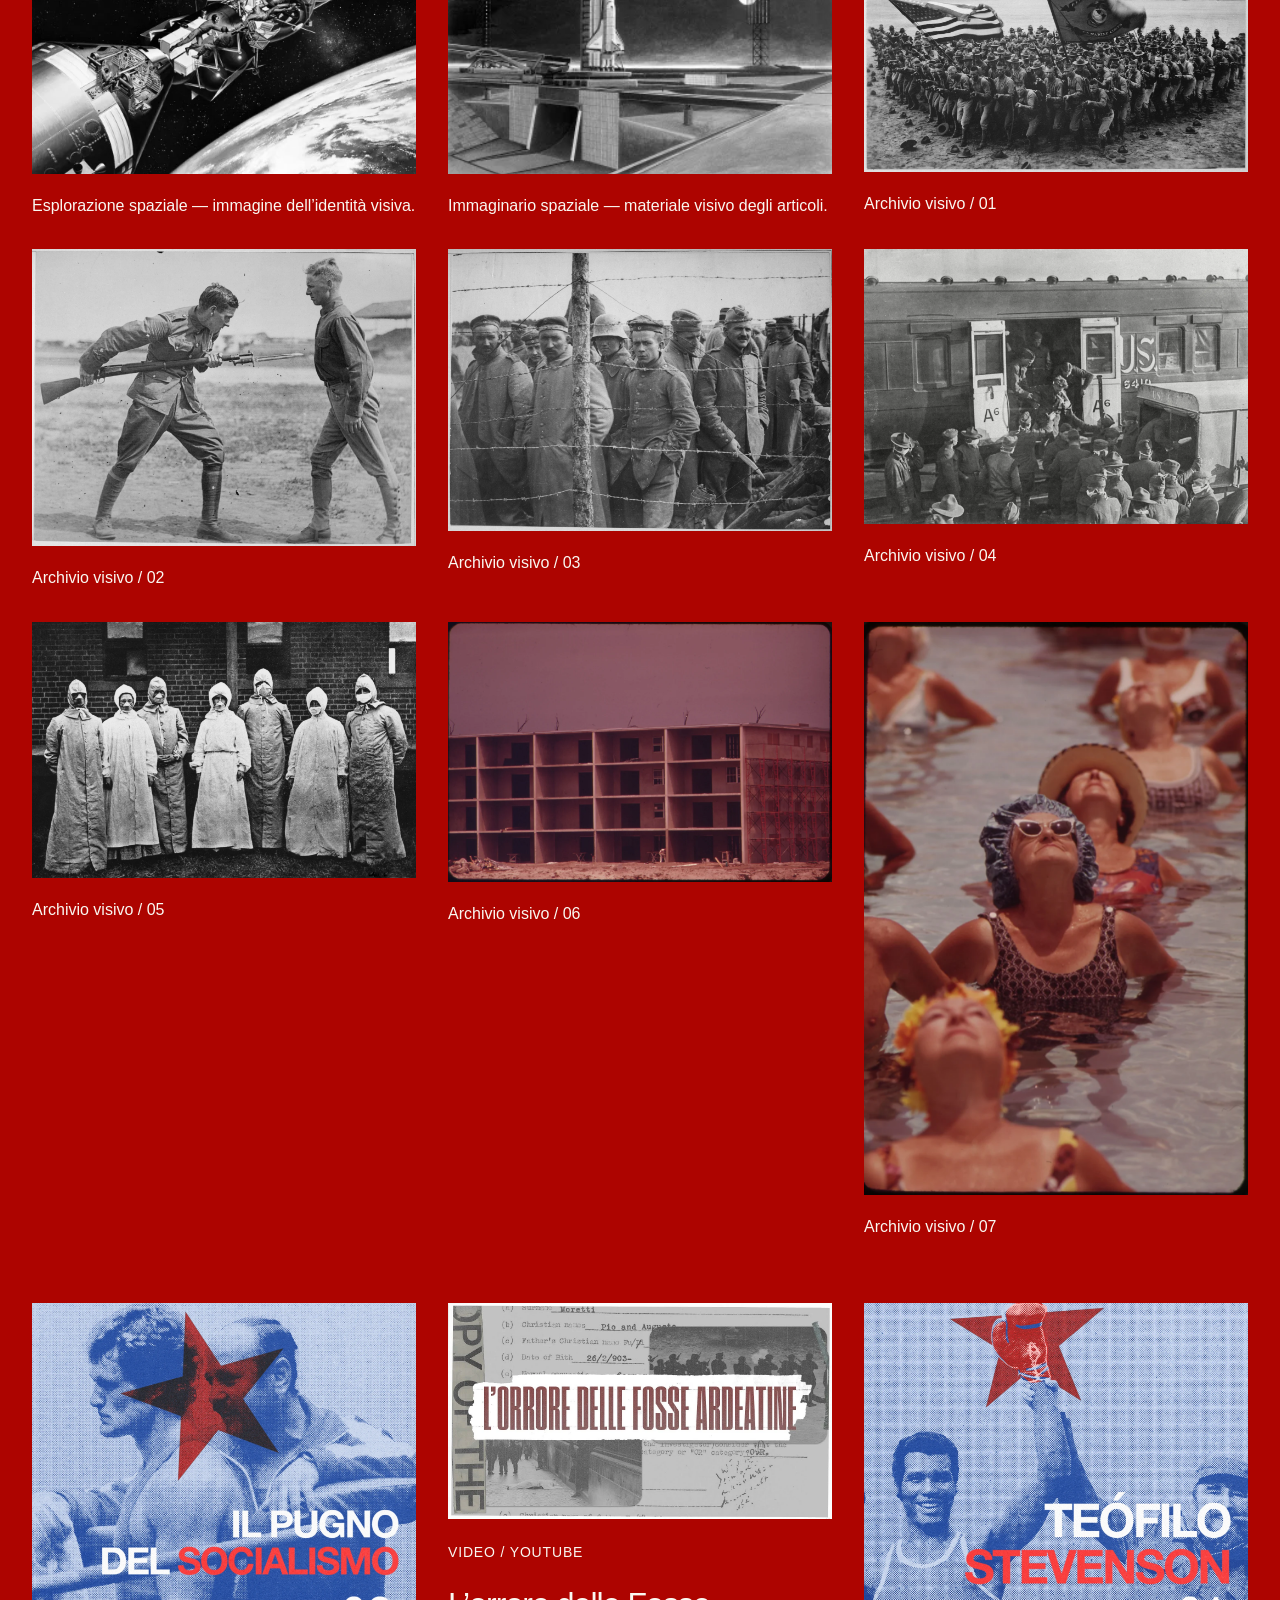
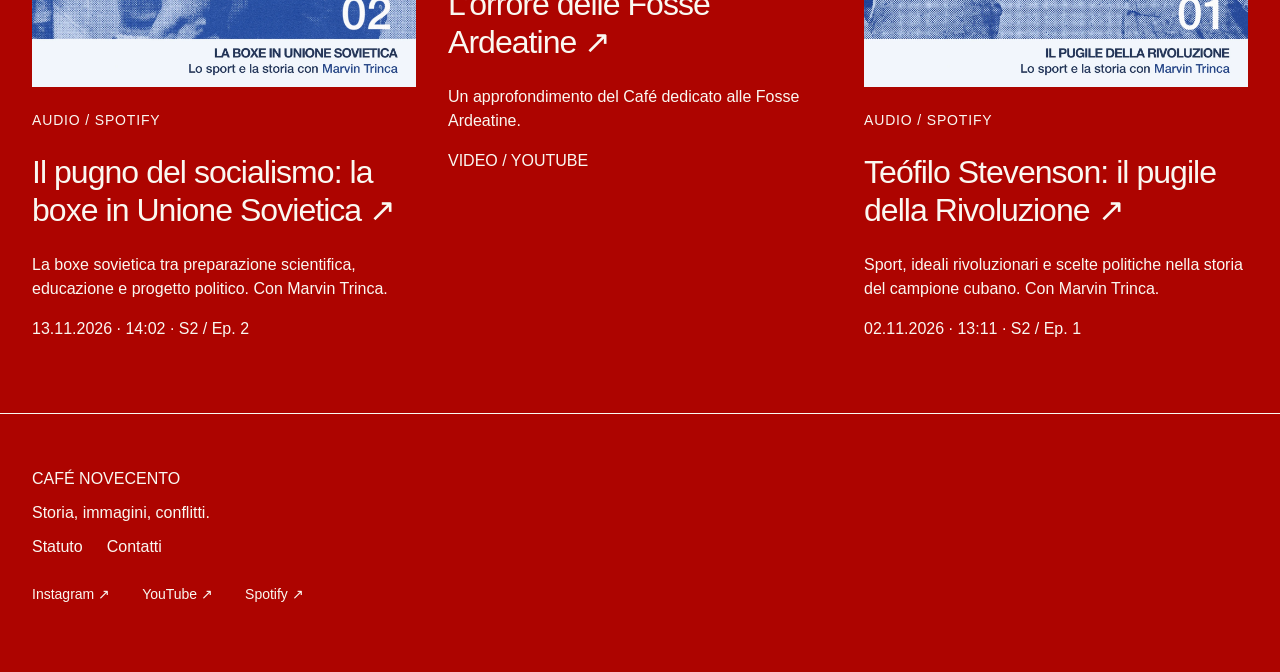
<file: media/index.html>
<!doctype html><html lang="it"><head><meta charset="utf-8"><meta name="viewport" content="width=device-width,initial-scale=1"><title>Media — Café Novecento</title><meta name="robots" content="noindex,nofollow"><meta name="description" content="Critica, ricerca e divulgazione storica da una prospettiva marxista, antifascista e antirazzista."><link rel="stylesheet" href="../style.css?v=media-1"><link rel="icon" href="data:image/svg+xml,%3Csvg xmlns='http://www.w3.org/2000/svg' viewBox='0 0 32 32'%3E%3Cpath fill='%23ad0400' d='M0 0h32v32H0z'/%3E%3Ctext x='3' y='22' fill='white' font-family='Arial' font-weight='bold' font-size='15'%3E900%3C/text%3E%3C/svg%3E"><script>document.documentElement.classList.add("js-motion");</script></head><body><a class="skip" href="#contenuto">Vai ai contenuti</a><header class="masthead"><div class="identity"><a class="brand" href="../">CAFÉ NOVECENTO</a><div class="descriptor">Critica e ricerca storiografica.<br>Un libero spazio di confronto.</div></div><nav class="navigation" aria-label="Navigazione principale"><a href="../articoli/"><span class="num">01</span>Articoli</a><a href="../media/" aria-current="page"><span class="num">02</span>Media</a><a href="../statuto/"><span class="num">03</span>Statuto</a><a href="../calendario/"><span class="num">04</span>Calendario</a></nav></header><main id="contenuto"><section class="wrap page-intro"><h1>MEDIA</h1><p>Immagini, video e voci per leggere il Novecento. Il materiale visivo degli articoli incontra i podcast e i video del Café.</p></section><section class="wrap media-highlight" aria-labelledby="highlight-title"><p class="eyebrow">01 / Highlight del mese</p><div class="highlight-layout"><img src="../assets/media/pugno-socialismo.webp" width="1400" height="1400" alt="Il pugno del socialismo — cover dell’episodio 02"><div><h2 id="highlight-title"><a href="https://open.spotify.com/episode/3va2V2GUQXjUfpcfOjUFJr" target="_blank" rel="noopener noreferrer">Il pugno del socialismo ↗</a></h2><p>La boxe in Unione Sovietica / Lo sport e la storia con Marvin Trinca</p><p class="meta">NOVEMBRE 2026 · PODCAST / SPOTIFY</p></div></div></section><section class="wrap media-archive" aria-labelledby="media-archive-title"><h2 class="eyebrow" id="media-archive-title">02 / Archivio media</h2><div class="media-filters" role="group" aria-label="Filtra per formato" hidden><button type="button" data-filter="all" aria-pressed="true">Tutti</button><button type="button" data-filter="image" aria-pressed="false">Immagini</button><button type="button" data-filter="video" aria-pressed="false">Video</button><button type="button" data-filter="audio" aria-pressed="false">Audio</button></div><p class="sr-only" id="media-status" role="status" aria-live="polite"></p><div class="media-gallery" data-image-gallery><figure data-format="image"><img class="archive-space" src="../assets/media/archivio-01.webp" alt="Illustrazione di un veicolo spaziale in orbita" loading="lazy" width="512" height="438"><figcaption>Esplorazione spaziale — immagine dell’identità visiva.</figcaption></figure><figure data-format="image"><img class="archive-space" src="../assets/media/archivio-02.webp" alt="Illustrazione di un razzo sulla piattaforma di lancio" loading="lazy" width="314" height="225"><figcaption>Immaginario spaziale — materiale visivo degli articoli.</figcaption></figure><figure data-format="image"><img class="" src="../assets/media/archivio-03.webp" alt="Formazione di soldati con bandiere" loading="lazy" width="1400" height="973"><figcaption>Archivio visivo / 01</figcaption></figure><figure data-format="image"><img class="" src="../assets/media/archivio-04.webp" alt="Esercitazione militare con fucile" loading="lazy" width="1400" height="1084"><figcaption>Archivio visivo / 02</figcaption></figure><figure data-format="image"><img class="" src="../assets/media/archivio-05.webp" alt="Uomini in uniforme dietro un reticolato" loading="lazy" width="1400" height="1029"><figcaption>Archivio visivo / 03</figcaption></figure><figure data-format="image"><img class="" src="../assets/media/archivio-06.webp" alt="Persone accanto a un vagone ferroviario" loading="lazy" width="1400" height="1001"><figcaption>Archivio visivo / 04</figcaption></figure><figure data-format="image"><img class="" src="../assets/media/archivio-07.webp" alt="Gruppo con indumenti e maschere protettive" loading="lazy" width="1400" height="933"><figcaption>Archivio visivo / 05</figcaption></figure><figure data-format="image"><img class="" src="../assets/media/archivio-08.webp" alt="Facciata di un edificio in costruzione" loading="lazy" width="1400" height="950"><figcaption>Archivio visivo / 06</figcaption></figure><figure data-format="image"><img class="" src="../assets/media/archivio-09.webp" alt="Persone in piscina" loading="lazy" width="937" height="1400"><figcaption>Archivio visivo / 07</figcaption></figure></div><div class="media-recordings"><article class="media-card" data-format="audio"><img class="media-cover audio" src="../assets/media/pugno-socialismo.webp" alt="Copertina: Il pugno del socialismo: la boxe in Unione Sovietica" loading="lazy" width="1400" height="1400"><div class="media-card-copy"><span class="eyebrow">AUDIO / SPOTIFY</span><h3><a href="https://open.spotify.com/episode/3va2V2GUQXjUfpcfOjUFJr" target="_blank" rel="noopener noreferrer">Il pugno del socialismo: la boxe in Unione Sovietica ↗</a></h3><p>La boxe sovietica tra preparazione scientifica, educazione e progetto politico. Con Marvin Trinca.</p><p class="meta">13.11.2026 · 14:02 · S2 / Ep. 2</p></div></article><article class="media-card" data-format="video"><img class="media-cover video" src="../assets/media/fosse-ardeatine.webp" alt="Copertina: L’orrore delle Fosse Ardeatine" loading="lazy" width="1280" height="720"><div class="media-card-copy"><span class="eyebrow">VIDEO / YOUTUBE</span><h3><a href="https://youtu.be/l8hE4E15oRQ?si=b9WKYmqpAcd1Jm7p" target="_blank" rel="noopener noreferrer">L’orrore delle Fosse Ardeatine ↗</a></h3><p>Un approfondimento del Café dedicato alle Fosse Ardeatine.</p><p class="meta">VIDEO / YOUTUBE</p></div></article><article class="media-card" data-format="audio"><img class="media-cover audio" src="../assets/media/teofilo-stevenson.webp" alt="Copertina: Teófilo Stevenson: il pugile della Rivoluzione" loading="lazy" width="1400" height="1400"><div class="media-card-copy"><span class="eyebrow">AUDIO / SPOTIFY</span><h3><a href="https://open.spotify.com/episode/2Siric0I42LYZ1xp7eNQq0" target="_blank" rel="noopener noreferrer">Teófilo Stevenson: il pugile della Rivoluzione ↗</a></h3><p>Sport, ideali rivoluzionari e scelte politiche nella storia del campione cubano. Con Marvin Trinca.</p><p class="meta">02.11.2026 · 13:11 · S2 / Ep. 1</p></div></article></div></section></main><footer><a href="../">CAFÉ NOVECENTO</a><span>Storia, immagini, conflitti.</span><nav class="footer-pages" aria-label="Informazioni"><a href="../statuto/">Statuto</a><a href="../contatti/">Contatti</a></nav><nav class="footer-socials" aria-label="Seguici sui social"><a href="https://www.instagram.com/cafenovecentopodcast/" target="_blank" rel="noopener noreferrer">Instagram ↗</a><a href="https://www.youtube.com/@cafenovecento8750" target="_blank" rel="noopener noreferrer">YouTube ↗</a><a href="https://open.spotify.com/show/01ou6XfvmxcapPw5V8vCJm?si=36b097e462dc4ff6" target="_blank" rel="noopener noreferrer">Spotify ↗</a></nav></footer><script src="../motion.js?v=motion-2" defer></script><script src="../media.js?v=media-1" defer></script></body></html>
</file>
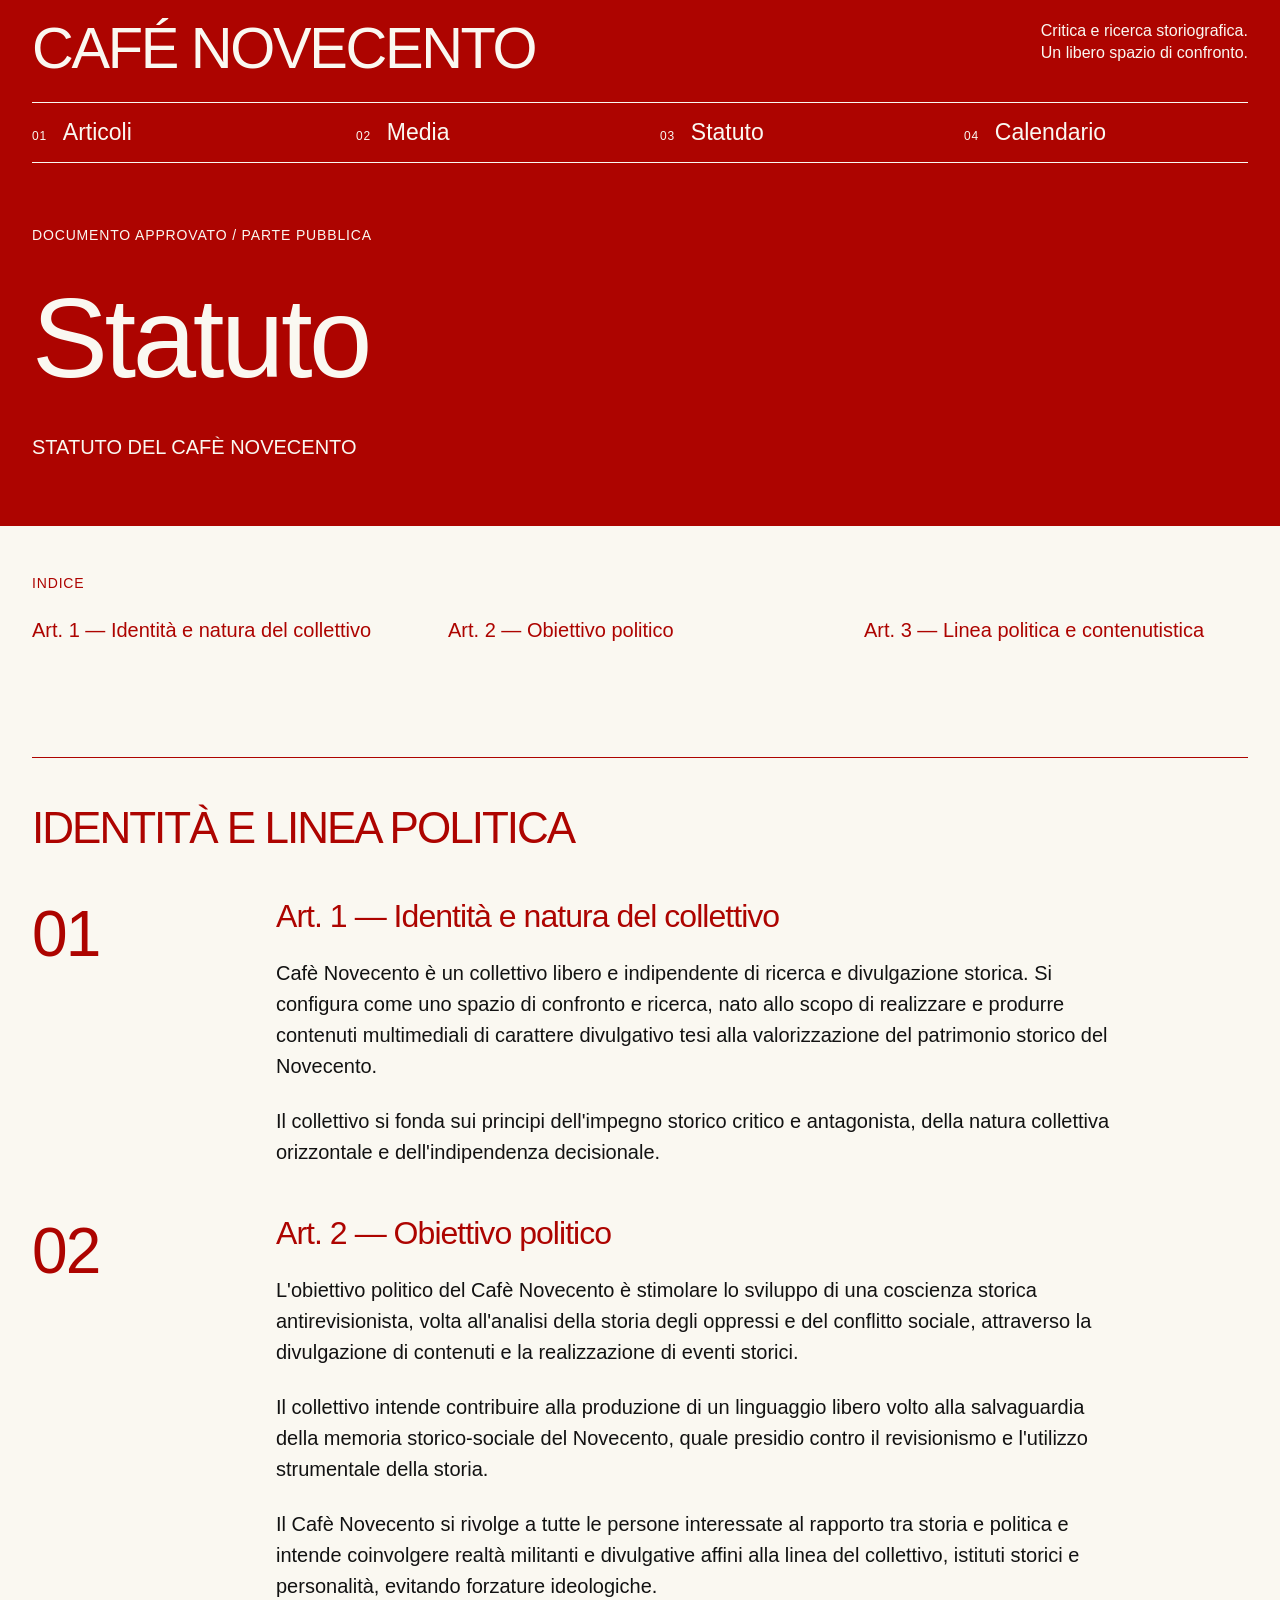
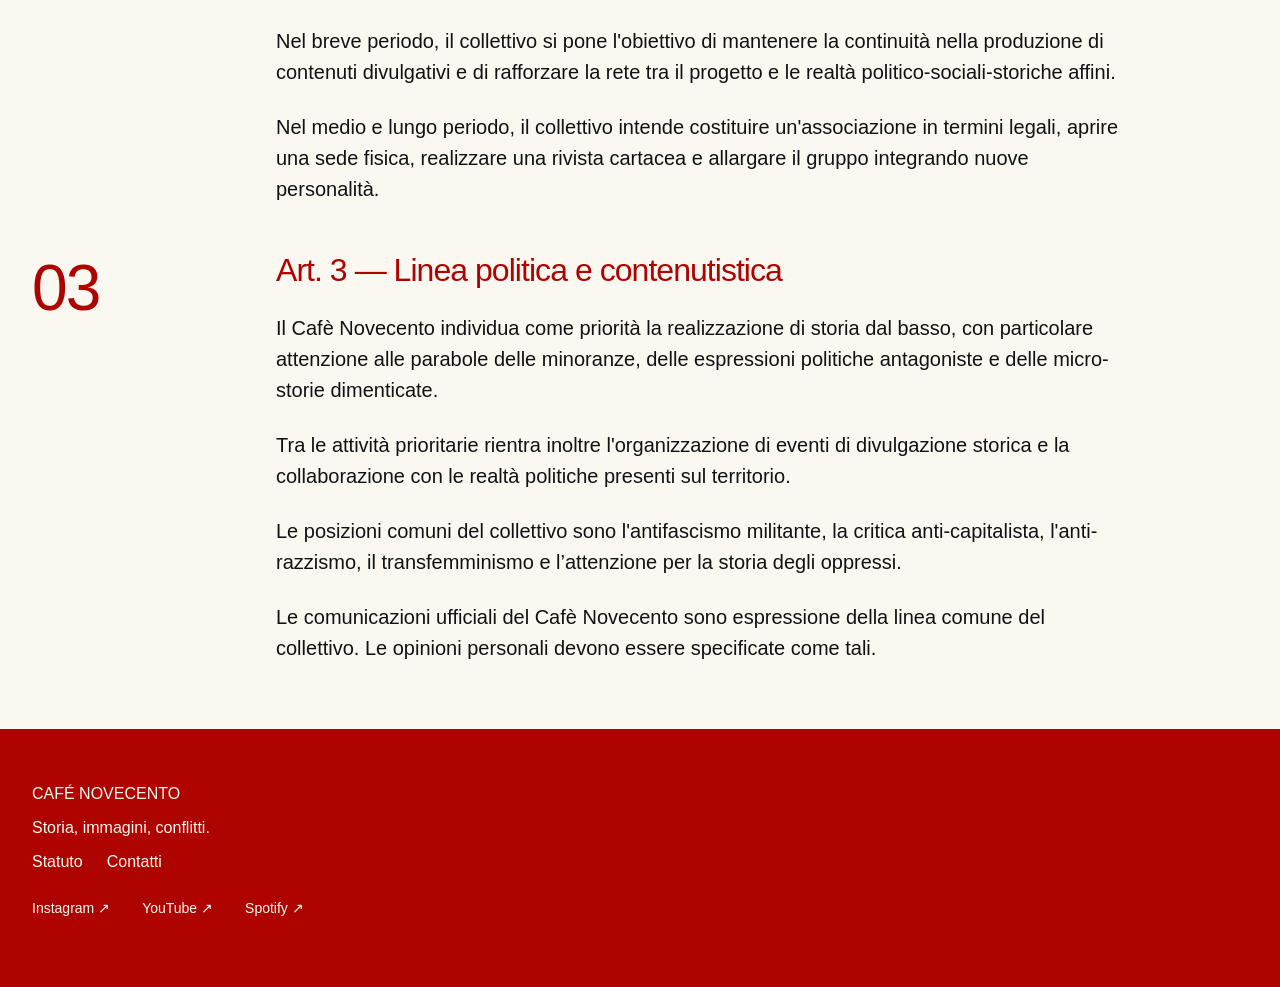
<file: statuto/index.html>
<!doctype html>
<html lang="it"><head><meta charset="utf-8"><meta name="viewport" content="width=device-width,initial-scale=1"><meta name="robots" content="noindex,nofollow"><title>Statuto — Café Novecento</title><meta name="description" content="Prototipo editoriale di Café Novecento."><link rel="stylesheet" href="../style.css?v=contacts-1"><script>document.documentElement.classList.add("js-motion");</script></head><body class=""><a class="skip" href="#contenuto">Vai ai contenuti</a><header class="masthead"><div class="identity"><a class="brand" href="../">CAFÉ NOVECENTO</a><div class="descriptor">Critica e ricerca storiografica.<br>Un libero spazio di confronto.</div></div><nav class="navigation" aria-label="Navigazione principale"><a href="../articoli/"><span class="num">01</span>Articoli</a><a href="../media/"><span class="num">02</span>Media</a><a href="../statuto/" aria-current="page"><span class="num">03</span>Statuto</a><a href="../calendario/"><span class="num">04</span>Calendario</a></nav></header><main id="contenuto"><section class="wrap statute-intro"><span class="eyebrow">DOCUMENTO APPROVATO / PARTE PUBBLICA</span><h1>Statuto</h1><p>STATUTO DEL CAFÈ NOVECENTO</p></section><nav class="wrap paper statute-index" aria-label="Indice dello statuto"><span class="eyebrow">INDICE</span><div><a href="#articolo-1">Art. 1 — Identità e natura del collettivo</a><a href="#articolo-2">Art. 2 — Obiettivo politico</a><a href="#articolo-3">Art. 3 — Linea politica e contenutistica</a></div></nav><section class="wrap paper statute-body"><h2>IDENTITÀ E LINEA POLITICA</h2><article class="statute-article" id="articolo-1"><span class="statute-number">01</span><div><h3>Art. 1 — Identità e natura del collettivo</h3><p>Cafè Novecento è un collettivo libero e indipendente di ricerca e divulgazione storica. Si configura come uno spazio di confronto e ricerca, nato allo scopo di realizzare e produrre contenuti multimediali di carattere divulgativo tesi alla valorizzazione del patrimonio storico del Novecento.</p><p>Il collettivo si fonda sui principi dell&#x27;impegno storico critico e antagonista, della natura collettiva orizzontale e dell&#x27;indipendenza decisionale.</p></div></article><article class="statute-article" id="articolo-2"><span class="statute-number">02</span><div><h3>Art. 2 — Obiettivo politico</h3><p>L&#x27;obiettivo politico del Cafè Novecento è stimolare lo sviluppo di una coscienza storica antirevisionista, volta all&#x27;analisi della storia degli oppressi e del conflitto sociale, attraverso la divulgazione di contenuti e la realizzazione di eventi storici.</p><p>Il collettivo intende contribuire alla produzione di un linguaggio libero volto alla salvaguardia della memoria storico-sociale del Novecento, quale presidio contro il revisionismo e l&#x27;utilizzo strumentale della storia.</p><p>Il Cafè Novecento si rivolge a tutte le persone interessate al rapporto tra storia e politica e intende coinvolgere realtà militanti e divulgative affini alla linea del collettivo, istituti storici e personalità, evitando forzature ideologiche.</p><p>Nel breve periodo, il collettivo si pone l&#x27;obiettivo di mantenere la continuità nella produzione di contenuti divulgativi e di rafforzare la rete tra il progetto e le realtà politico-sociali-storiche affini.</p><p>Nel medio e lungo periodo, il collettivo intende costituire un&#x27;associazione in termini legali, aprire una sede fisica, realizzare una rivista cartacea e allargare il gruppo integrando nuove personalità.</p></div></article><article class="statute-article" id="articolo-3"><span class="statute-number">03</span><div><h3>Art. 3 — Linea politica e contenutistica</h3><p>Il Cafè Novecento individua come priorità la realizzazione di storia dal basso, con particolare attenzione alle parabole delle minoranze, delle espressioni politiche antagoniste e delle micro-storie dimenticate.</p><p>Tra le attività prioritarie rientra inoltre l&#x27;organizzazione di eventi di divulgazione storica e la collaborazione con le realtà politiche presenti sul territorio.</p><p>Le posizioni comuni del collettivo sono l&#x27;antifascismo militante, la critica anti-capitalista, l&#x27;anti-razzismo, il transfemminismo e l’attenzione per la storia degli oppressi.</p><p>Le comunicazioni ufficiali del Cafè Novecento sono espressione della linea comune del collettivo. Le opinioni personali devono essere specificate come tali.</p></div></article></section></main><footer><a href="../">CAFÉ NOVECENTO</a><span>Storia, immagini, conflitti.</span><nav class="footer-pages" aria-label="Informazioni"><a href="../statuto/">Statuto</a><a href="../contatti/">Contatti</a></nav><nav class="footer-socials" aria-label="Seguici sui social"><a href="https://www.instagram.com/cafenovecentopodcast/" target="_blank" rel="noopener noreferrer">Instagram ↗</a><a href="https://www.youtube.com/@cafenovecento8750" target="_blank" rel="noopener noreferrer">YouTube ↗</a><a href="https://open.spotify.com/show/01ou6XfvmxcapPw5V8vCJm?si=36b097e462dc4ff6" target="_blank" rel="noopener noreferrer">Spotify ↗</a></nav></footer><script src="../motion.js?v=motion-2" defer></script></body></html>
</file>
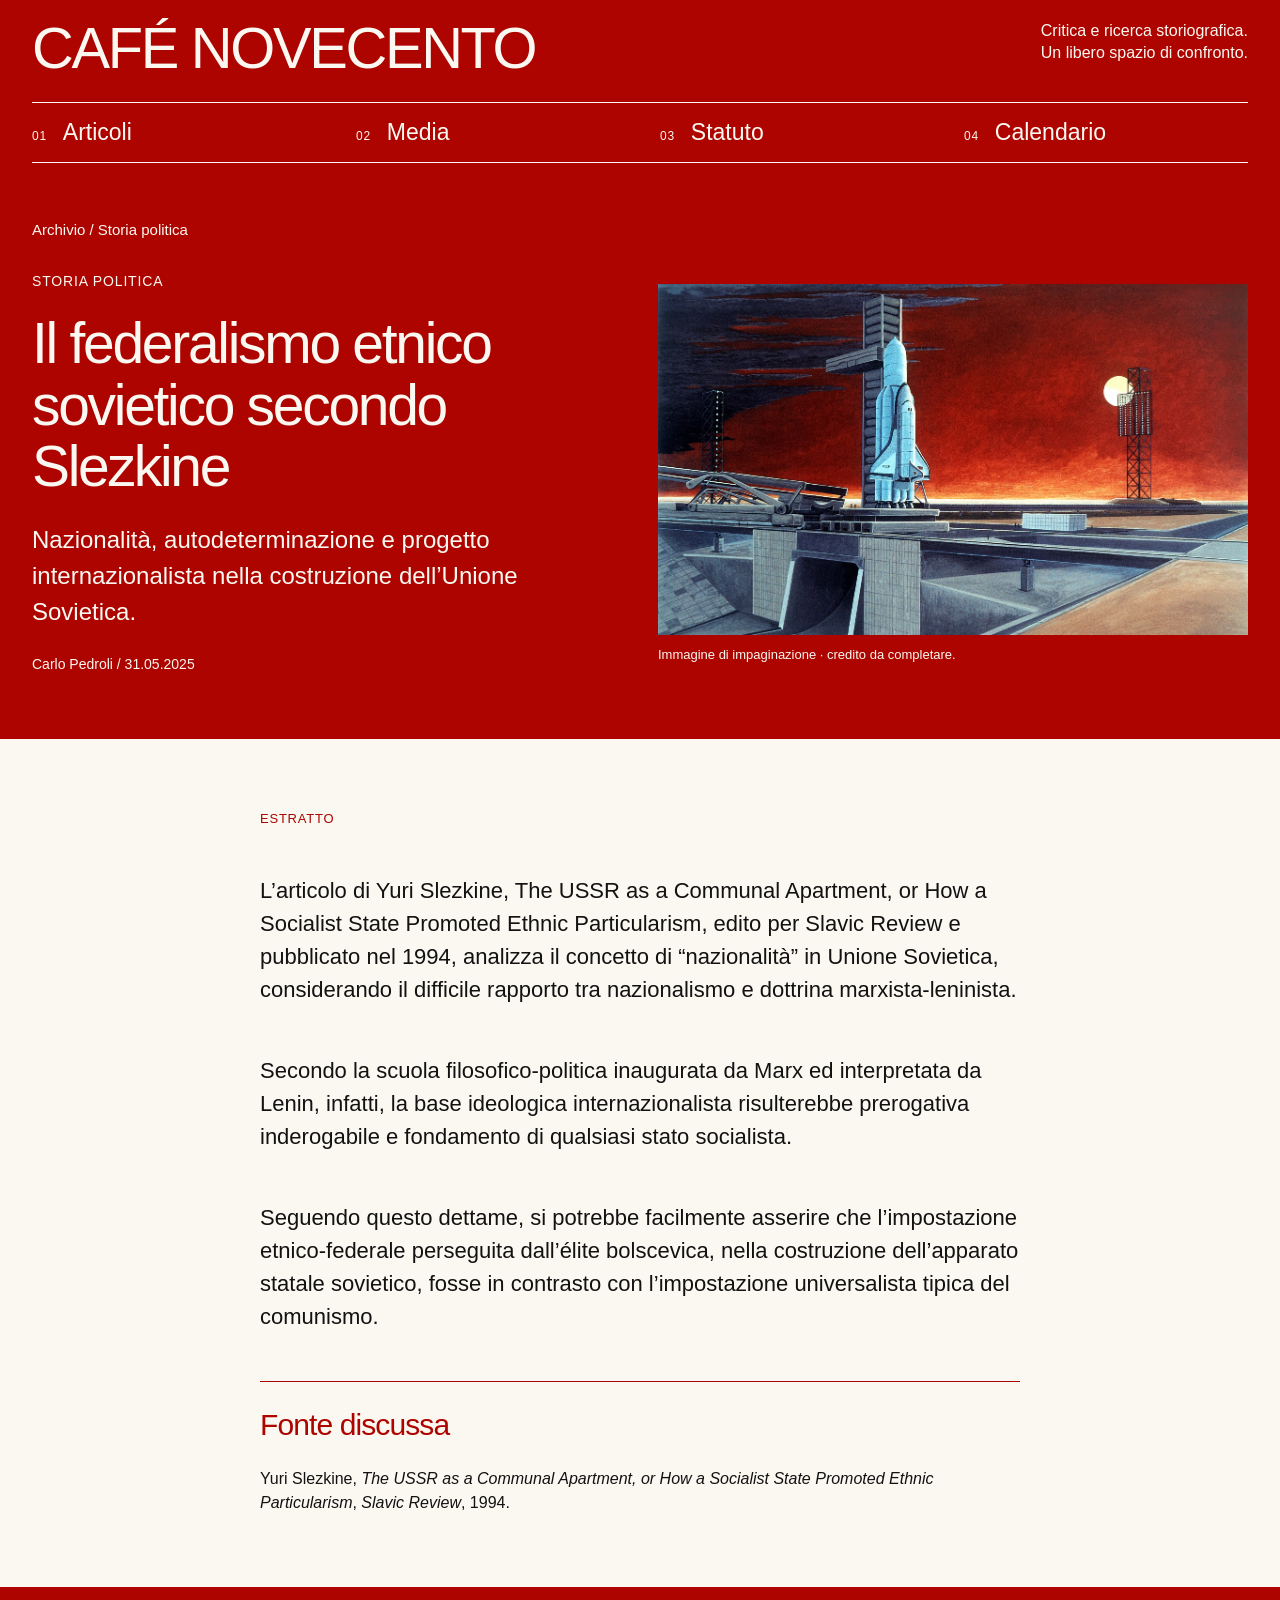
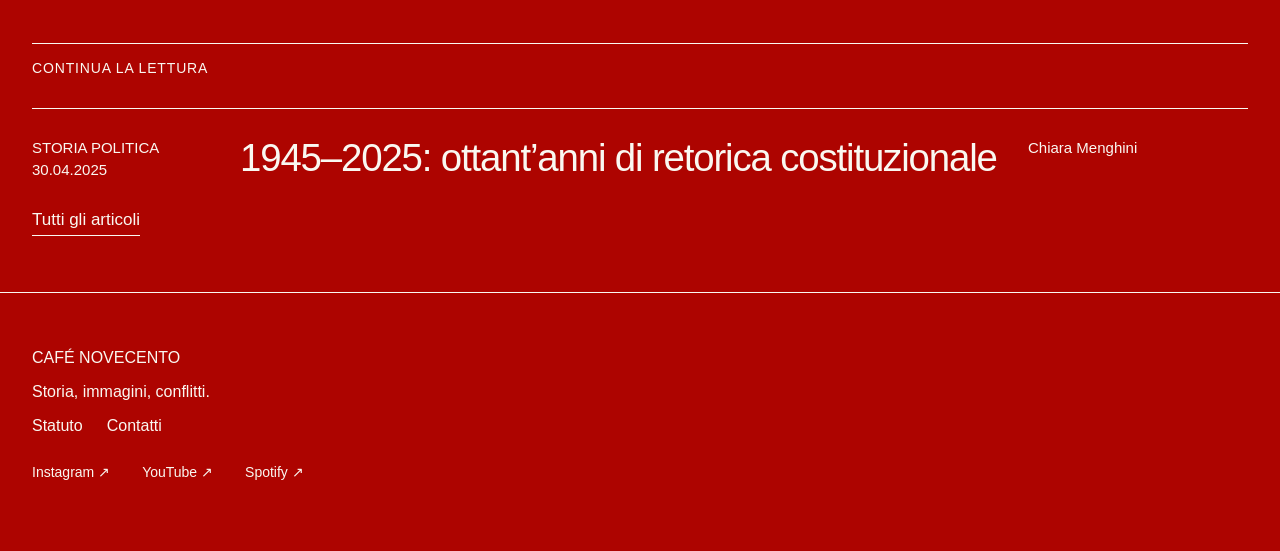
<file: articoli/federalismo-etnico-sovietico/index.html>
<!doctype html>
<html lang="it"><head><meta charset="utf-8"><meta name="viewport" content="width=device-width,initial-scale=1"><meta name="robots" content="noindex,nofollow"><title>Il federalismo etnico sovietico secondo Slezkine — Café Novecento</title><meta name="description" content="Prototipo editoriale di Café Novecento."><link rel="stylesheet" href="../../style.css?v=contacts-1"><script>document.documentElement.classList.add("js-motion");</script></head><body class="article-page"><a class="skip" href="#contenuto">Vai ai contenuti</a><header class="masthead"><div class="identity"><a class="brand" href="../../">CAFÉ NOVECENTO</a><div class="descriptor">Critica e ricerca storiografica.<br>Un libero spazio di confronto.</div></div><nav class="navigation" aria-label="Navigazione principale"><a href="../../articoli/" aria-current="page"><span class="num">01</span>Articoli</a><a href="../../media/"><span class="num">02</span>Media</a><a href="../../statuto/"><span class="num">03</span>Statuto</a><a href="../../calendario/"><span class="num">04</span>Calendario</a></nav></header><main id="contenuto"><section class="article-opening"><a class="meta" href="../">Archivio / Storia politica</a><div class="article-lead"><div class="article-heading"><span class="eyebrow">STORIA POLITICA</span><h1>Il federalismo etnico sovietico secondo Slezkine</h1><p class="deck">Nazionalità, autodeterminazione e progetto internazionalista nella costruzione dell’Unione Sovietica.</p><p class="meta">Carlo Pedroli / 31.05.2025</p></div><figure class="article-cover"><img src="../../assets/article-space.png" alt="Illustrazione di un razzo su una piattaforma di lancio." fetchpriority="high"><figcaption>Immagine di impaginazione · credito da completare.</figcaption></figure></div></section><article class="editorial-body"><span class="eyebrow reading">ESTRATTO</span><p class="reading">L’articolo di Yuri Slezkine, The USSR as a Communal Apartment, or How a Socialist State Promoted Ethnic Particularism, edito per Slavic Review e pubblicato nel 1994, analizza il concetto di “nazionalità” in Unione Sovietica, considerando il difficile rapporto tra nazionalismo e dottrina marxista-leninista.</p><p class="reading">Secondo la scuola filosofico-politica inaugurata da Marx ed interpretata da Lenin, infatti, la base ideologica internazionalista risulterebbe prerogativa inderogabile e fondamento di qualsiasi stato socialista.</p><p class="reading">Seguendo questo dettame, si potrebbe facilmente asserire che l’impostazione etnico-federale perseguita dall’élite bolscevica, nella costruzione dell’apparato statale sovietico, fosse in contrasto con l’impostazione universalista tipica del comunismo.</p><aside class="reading sources"><h2>Fonte discussa</h2><p>Yuri Slezkine, <i>The USSR as a Communal Apartment, or How a Socialist State Promoted Ethnic Particularism</i>, <i>Slavic Review</i>, 1994.</p></aside></article><section class="wrap continuation"><div class="section-heading"><span class="eyebrow">Continua la lettura</span></div><div class="article-row"><div class="meta">STORIA POLITICA<br>30.04.2025</div><h3><a href="../retorica-costituzionale/">1945–2025: ottant’anni di retorica costituzionale</a></h3><span class="meta">Chiara Menghini</span></div><a class="textlink" href="../">Tutti gli articoli</a></section></main><footer><a href="../../">CAFÉ NOVECENTO</a><span>Storia, immagini, conflitti.</span><nav class="footer-pages" aria-label="Informazioni"><a href="../../statuto/">Statuto</a><a href="../../contatti/">Contatti</a></nav><nav class="footer-socials" aria-label="Seguici sui social"><a href="https://www.instagram.com/cafenovecentopodcast/" target="_blank" rel="noopener noreferrer">Instagram ↗</a><a href="https://www.youtube.com/@cafenovecento8750" target="_blank" rel="noopener noreferrer">YouTube ↗</a><a href="https://open.spotify.com/show/01ou6XfvmxcapPw5V8vCJm?si=36b097e462dc4ff6" target="_blank" rel="noopener noreferrer">Spotify ↗</a></nav></footer><script src="../../motion.js?v=motion-2" defer></script></body></html>
</file>
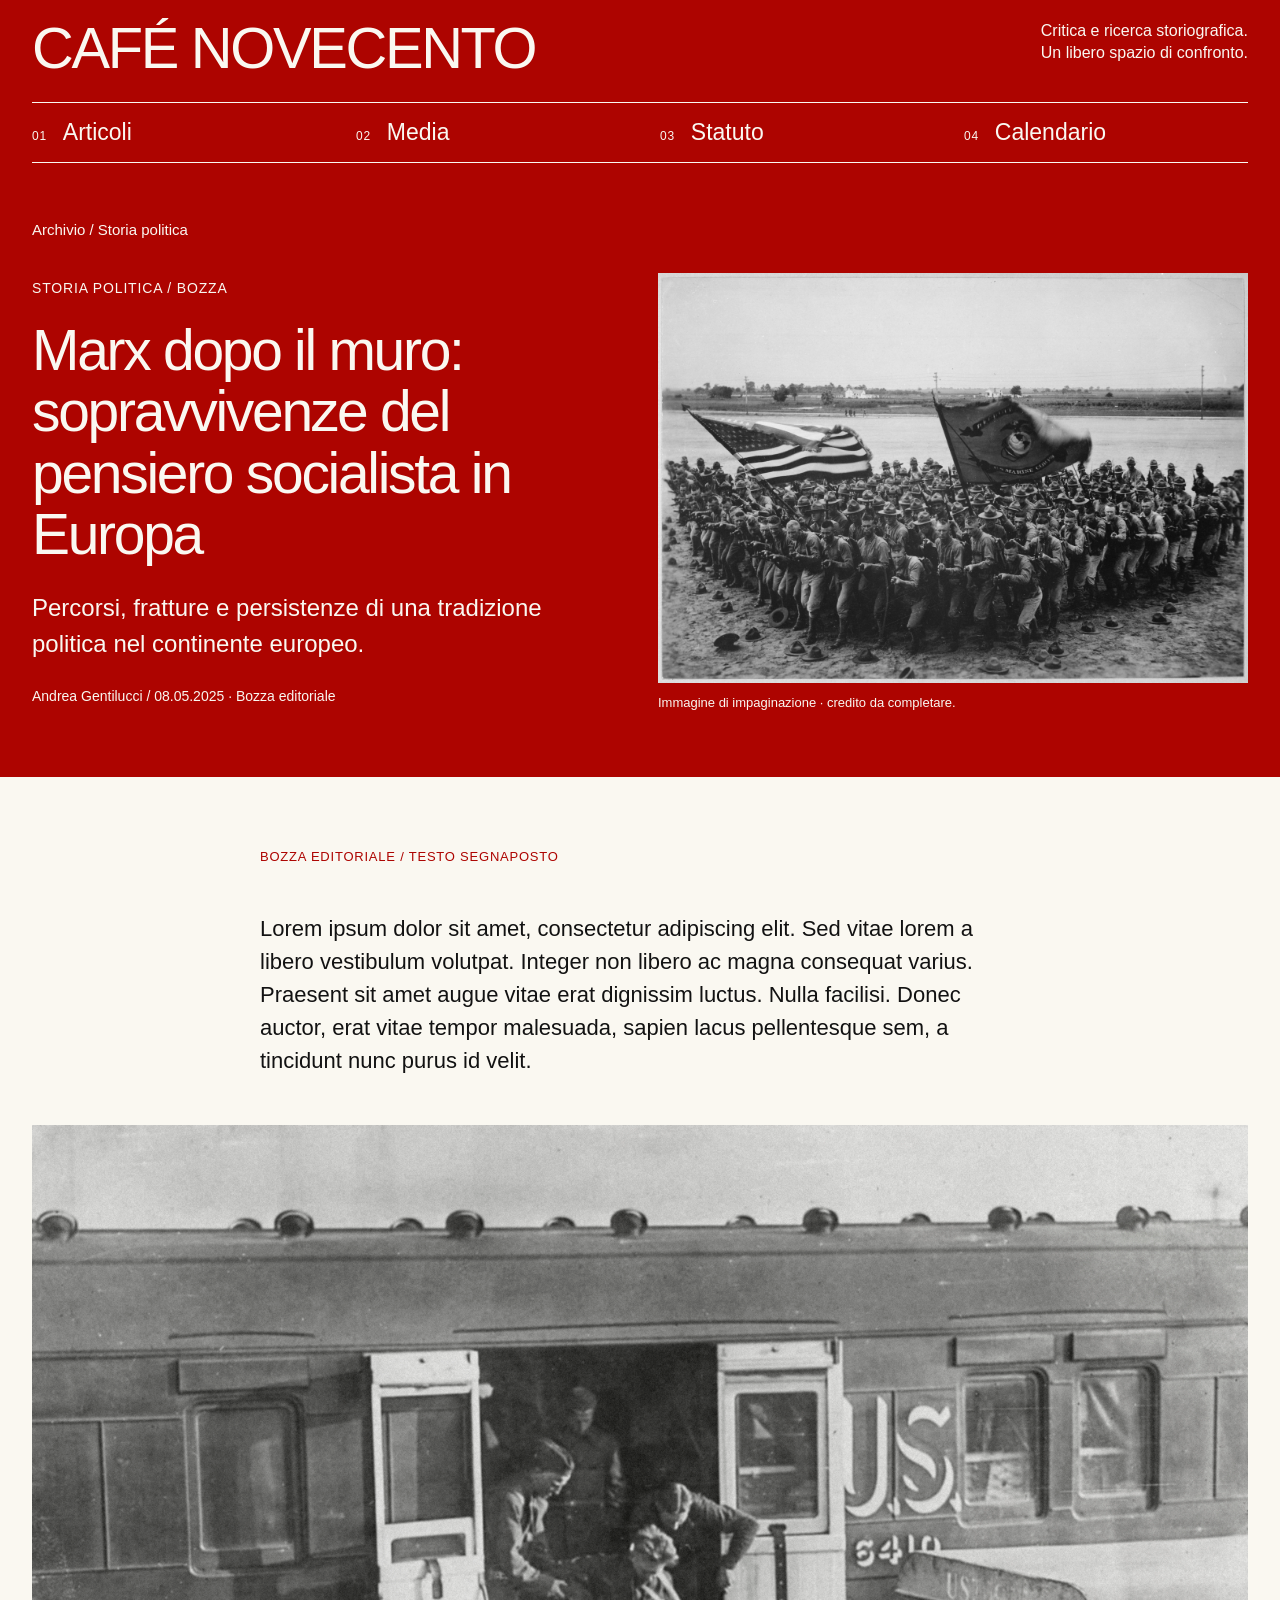
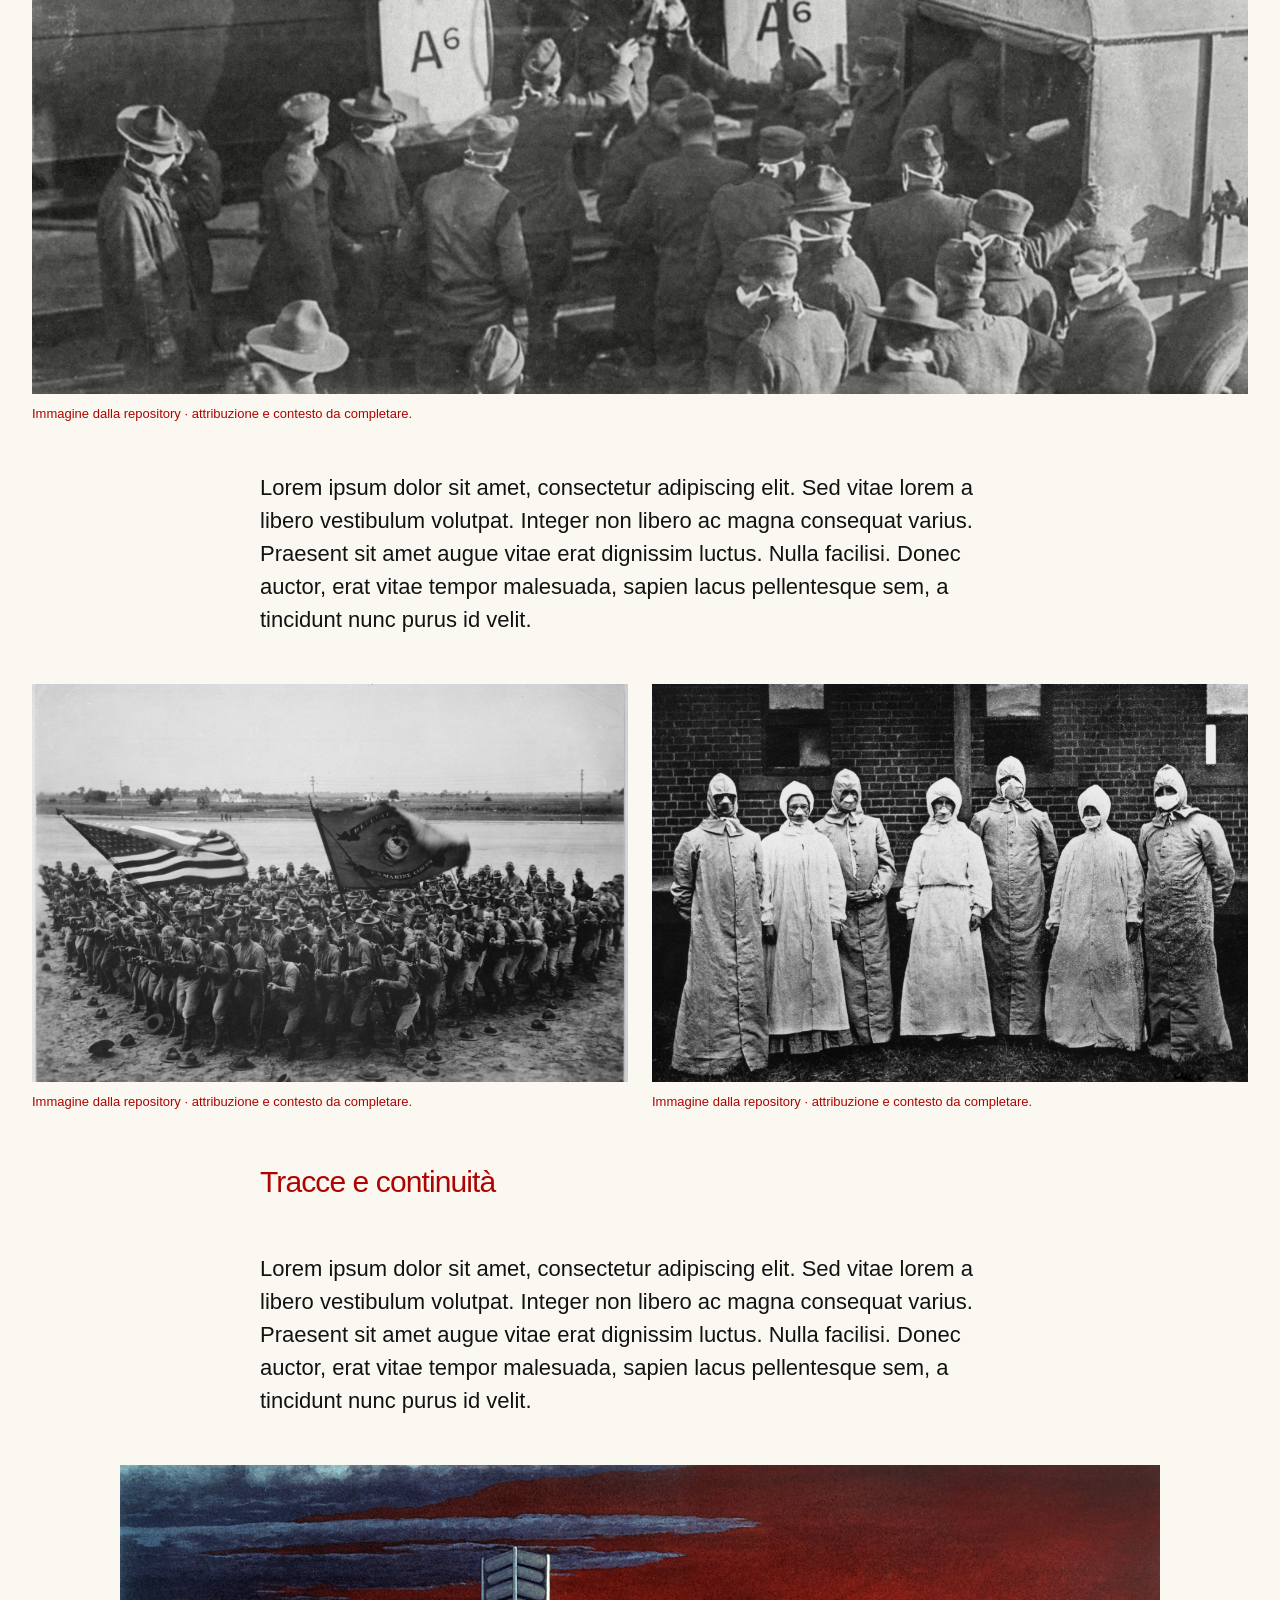
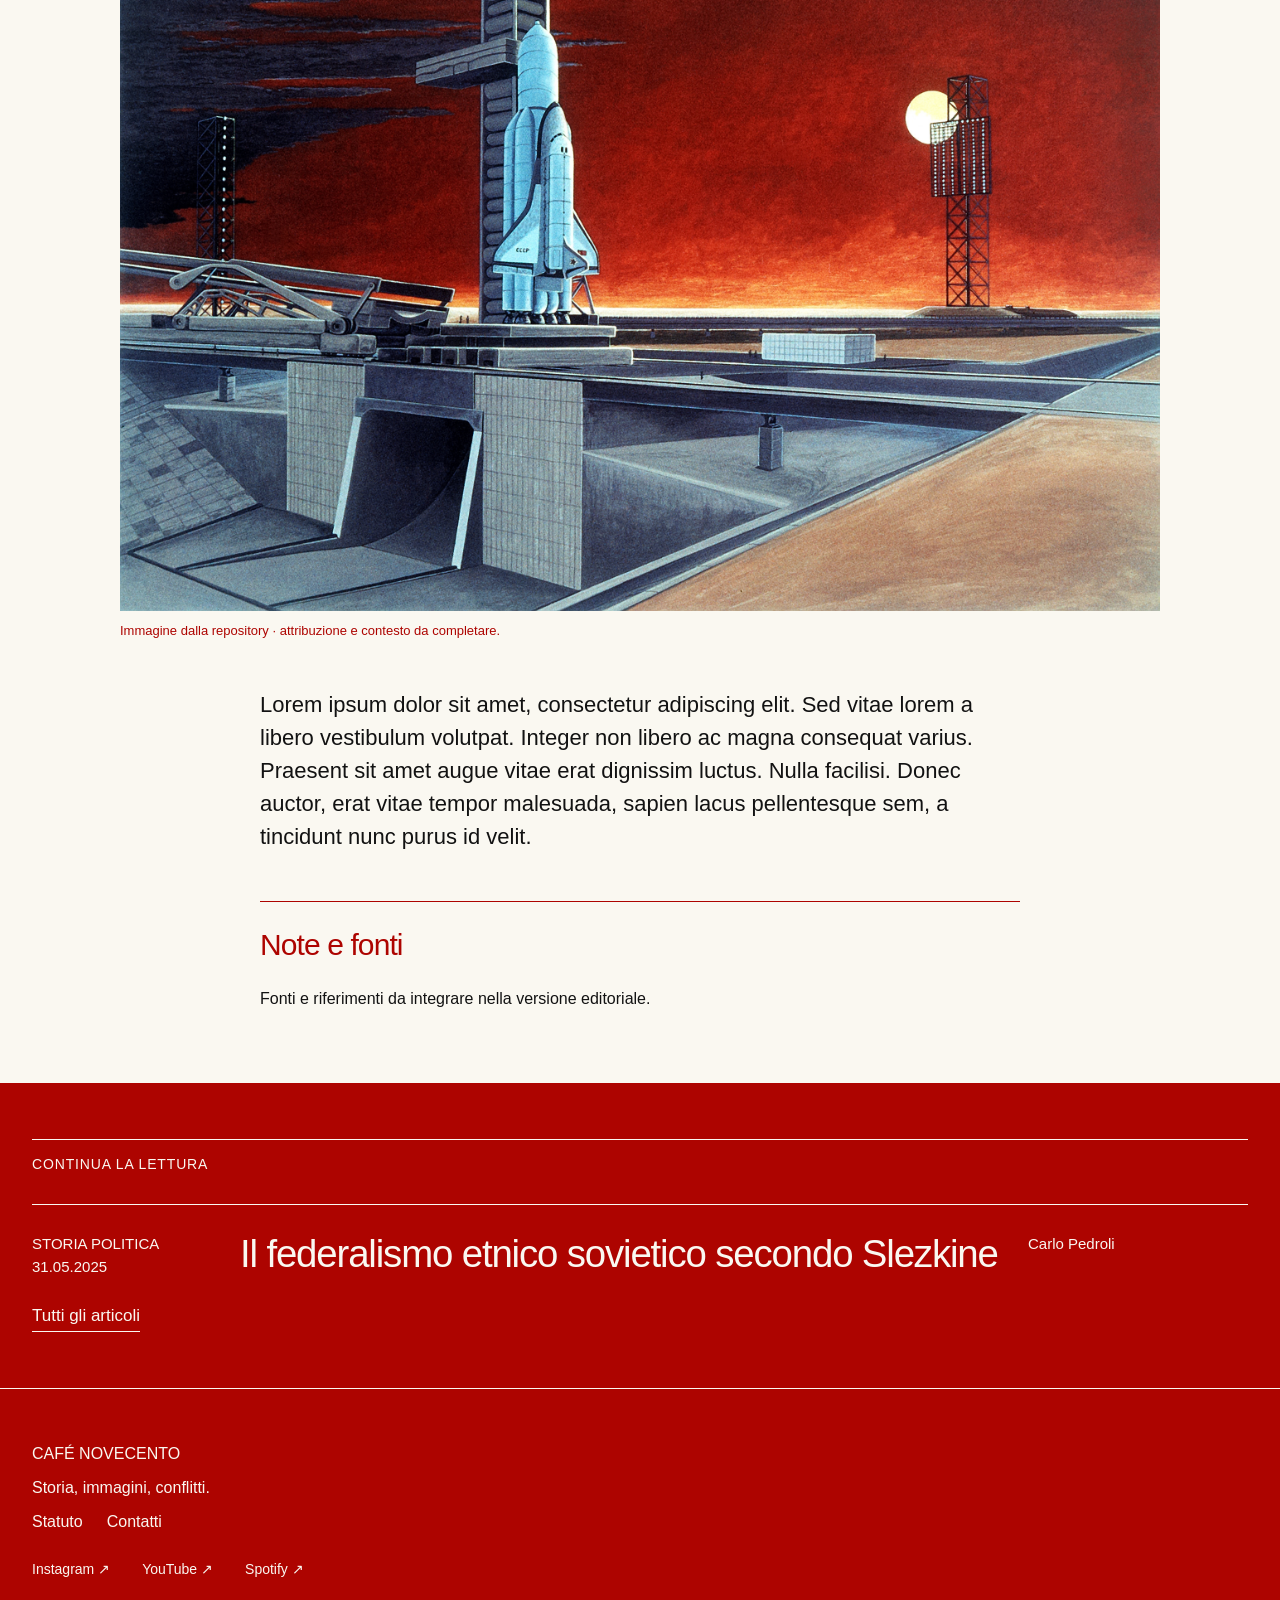
<file: articoli/marx-dopo-il-muro/index.html>
<!doctype html>
<html lang="it"><head><meta charset="utf-8"><meta name="viewport" content="width=device-width,initial-scale=1"><meta name="robots" content="noindex,nofollow"><title>Marx dopo il muro: sopravvivenze del pensiero socialista in Europa — Café Novecento</title><meta name="description" content="Prototipo editoriale di Café Novecento."><link rel="stylesheet" href="../../style.css?v=contacts-1"><script>document.documentElement.classList.add("js-motion");</script></head><body class="article-page"><a class="skip" href="#contenuto">Vai ai contenuti</a><header class="masthead"><div class="identity"><a class="brand" href="../../">CAFÉ NOVECENTO</a><div class="descriptor">Critica e ricerca storiografica.<br>Un libero spazio di confronto.</div></div><nav class="navigation" aria-label="Navigazione principale"><a href="../../articoli/" aria-current="page"><span class="num">01</span>Articoli</a><a href="../../media/"><span class="num">02</span>Media</a><a href="../../statuto/"><span class="num">03</span>Statuto</a><a href="../../calendario/"><span class="num">04</span>Calendario</a></nav></header><main id="contenuto"><section class="article-opening"><a class="meta" href="../">Archivio / Storia politica</a><div class="article-lead"><div class="article-heading"><span class="eyebrow">STORIA POLITICA / BOZZA</span><h1>Marx dopo il muro: sopravvivenze del pensiero socialista in Europa</h1><p class="deck">Percorsi, fratture e persistenze di una tradizione politica nel continente europeo.</p><p class="meta">Andrea Gentilucci / 08.05.2025 · Bozza editoriale</p></div><figure class="article-cover"><img src="../../assets/archive-formation.png" alt="Fotografia d’archivio: formazione militare con bandiere." fetchpriority="high"><figcaption>Immagine di impaginazione · credito da completare.</figcaption></figure></div></section><article class="editorial-body"><span class="eyebrow reading">BOZZA EDITORIALE / TESTO SEGNAPOSTO</span><p class="reading">Lorem ipsum dolor sit amet, consectetur adipiscing elit. Sed vitae lorem a libero vestibulum volutpat. Integer non libero ac magna consequat varius. Praesent sit amet augue vitae erat dignissim luctus. Nulla facilisi. Donec auctor, erat vitae tempor malesuada, sapien lacus pellentesque sem, a tincidunt nunc purus id velit.</p><figure class="full"><img src="../../assets/archive-train.png" alt="Fotografia d’archivio: una folla accanto a un treno." loading="lazy"><figcaption>Immagine dalla repository · attribuzione e contesto da completare.</figcaption></figure><p class="reading">Lorem ipsum dolor sit amet, consectetur adipiscing elit. Sed vitae lorem a libero vestibulum volutpat. Integer non libero ac magna consequat varius. Praesent sit amet augue vitae erat dignissim luctus. Nulla facilisi. Donec auctor, erat vitae tempor malesuada, sapien lacus pellentesque sem, a tincidunt nunc purus id velit.</p><div class="diptych"><figure class=""><img src="../../assets/archive-formation.png" alt="Fotografia d’archivio: formazione militare con bandiere." loading="lazy"><figcaption>Immagine dalla repository · attribuzione e contesto da completare.</figcaption></figure><figure class=""><img src="../../assets/archive-masks.png" alt="Fotografia d’archivio: personale sanitario con mascherine." loading="lazy"><figcaption>Immagine dalla repository · attribuzione e contesto da completare.</figcaption></figure></div><h2 class="reading">Tracce e continuità</h2><p class="reading">Lorem ipsum dolor sit amet, consectetur adipiscing elit. Sed vitae lorem a libero vestibulum volutpat. Integer non libero ac magna consequat varius. Praesent sit amet augue vitae erat dignissim luctus. Nulla facilisi. Donec auctor, erat vitae tempor malesuada, sapien lacus pellentesque sem, a tincidunt nunc purus id velit.</p><figure class="wide"><img src="../../assets/article-space.png" alt="Illustrazione di un razzo su una piattaforma di lancio." loading="lazy"><figcaption>Immagine dalla repository · attribuzione e contesto da completare.</figcaption></figure><p class="reading">Lorem ipsum dolor sit amet, consectetur adipiscing elit. Sed vitae lorem a libero vestibulum volutpat. Integer non libero ac magna consequat varius. Praesent sit amet augue vitae erat dignissim luctus. Nulla facilisi. Donec auctor, erat vitae tempor malesuada, sapien lacus pellentesque sem, a tincidunt nunc purus id velit.</p><aside class="reading sources"><h2>Note e fonti</h2><p>Fonti e riferimenti da integrare nella versione editoriale.</p></aside></article><section class="wrap continuation"><div class="section-heading"><span class="eyebrow">Continua la lettura</span></div><div class="article-row"><div class="meta">STORIA POLITICA<br>31.05.2025</div><h3><a href="../federalismo-etnico-sovietico/">Il federalismo etnico sovietico secondo Slezkine</a></h3><span class="meta">Carlo Pedroli</span></div><a class="textlink" href="../">Tutti gli articoli</a></section></main><footer><a href="../../">CAFÉ NOVECENTO</a><span>Storia, immagini, conflitti.</span><nav class="footer-pages" aria-label="Informazioni"><a href="../../statuto/">Statuto</a><a href="../../contatti/">Contatti</a></nav><nav class="footer-socials" aria-label="Seguici sui social"><a href="https://www.instagram.com/cafenovecentopodcast/" target="_blank" rel="noopener noreferrer">Instagram ↗</a><a href="https://www.youtube.com/@cafenovecento8750" target="_blank" rel="noopener noreferrer">YouTube ↗</a><a href="https://open.spotify.com/show/01ou6XfvmxcapPw5V8vCJm?si=36b097e462dc4ff6" target="_blank" rel="noopener noreferrer">Spotify ↗</a></nav></footer><script src="../../motion.js?v=motion-2" defer></script></body></html>
</file>
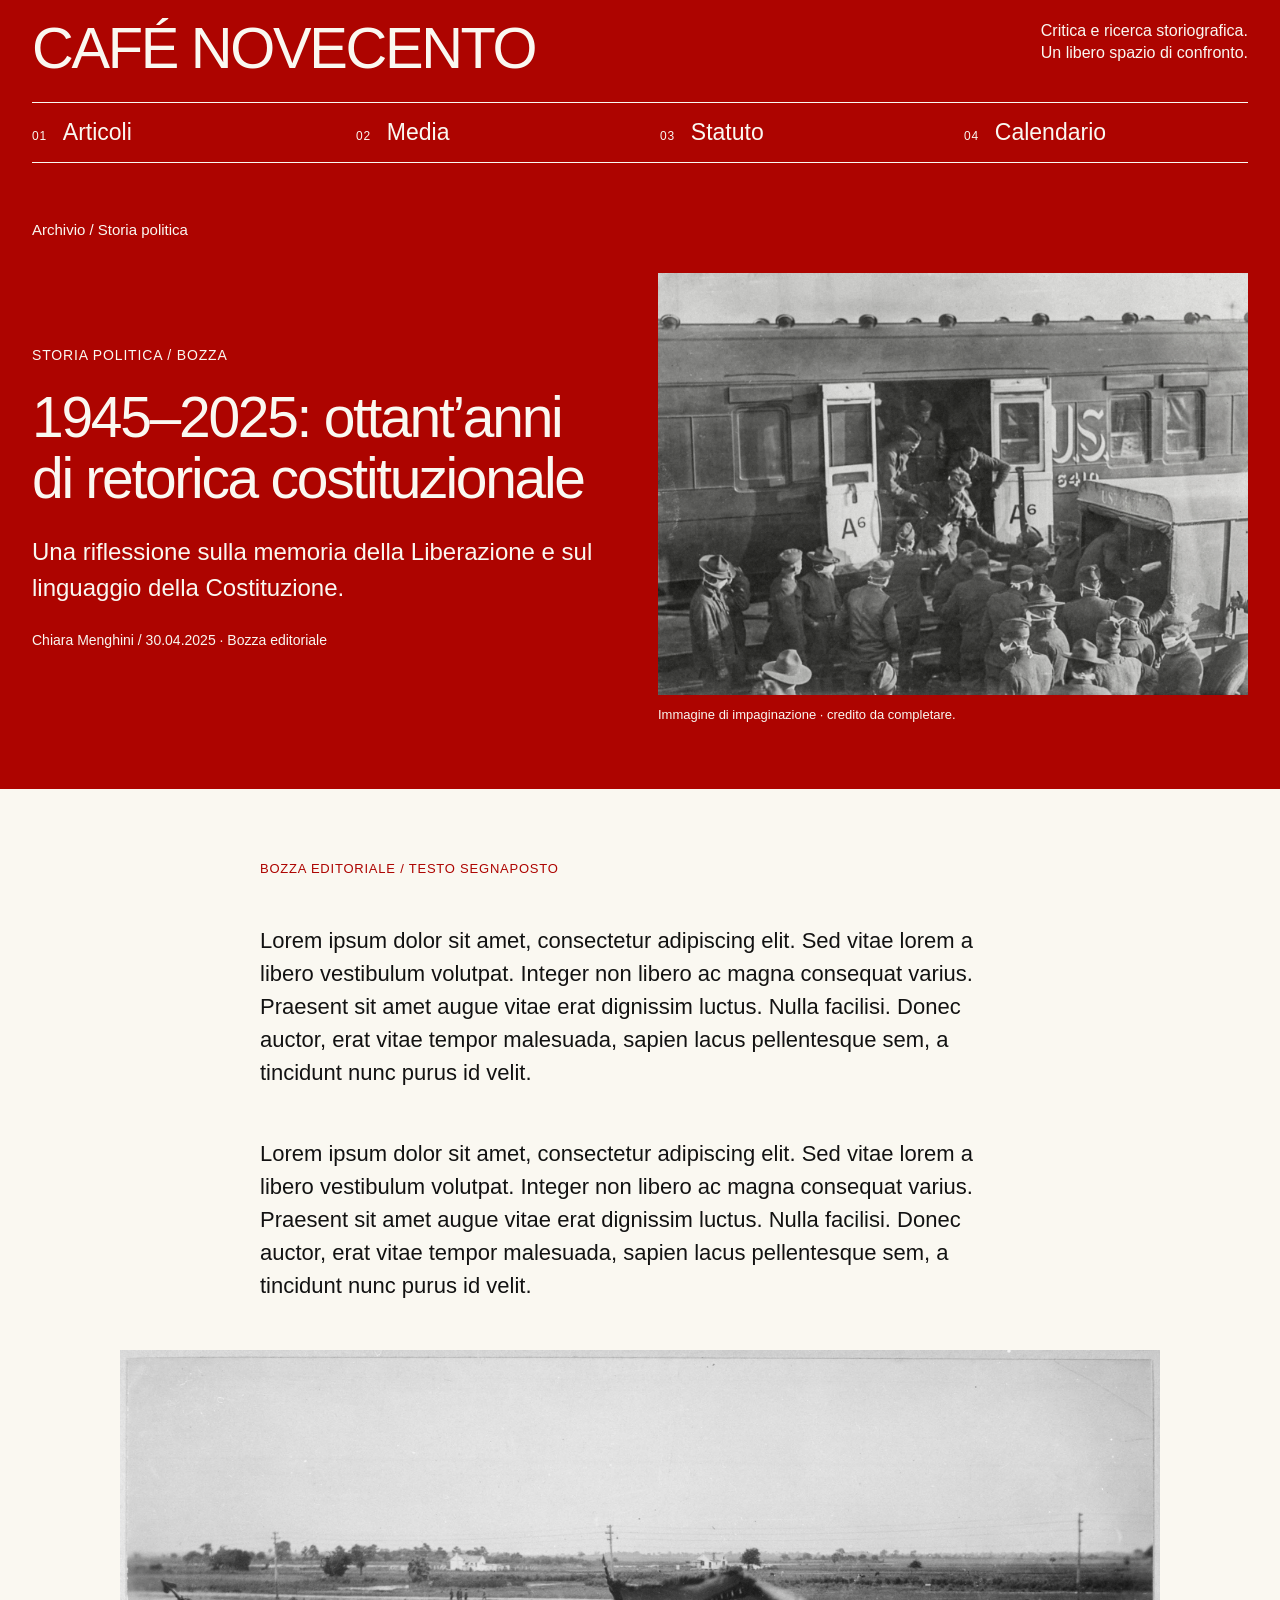
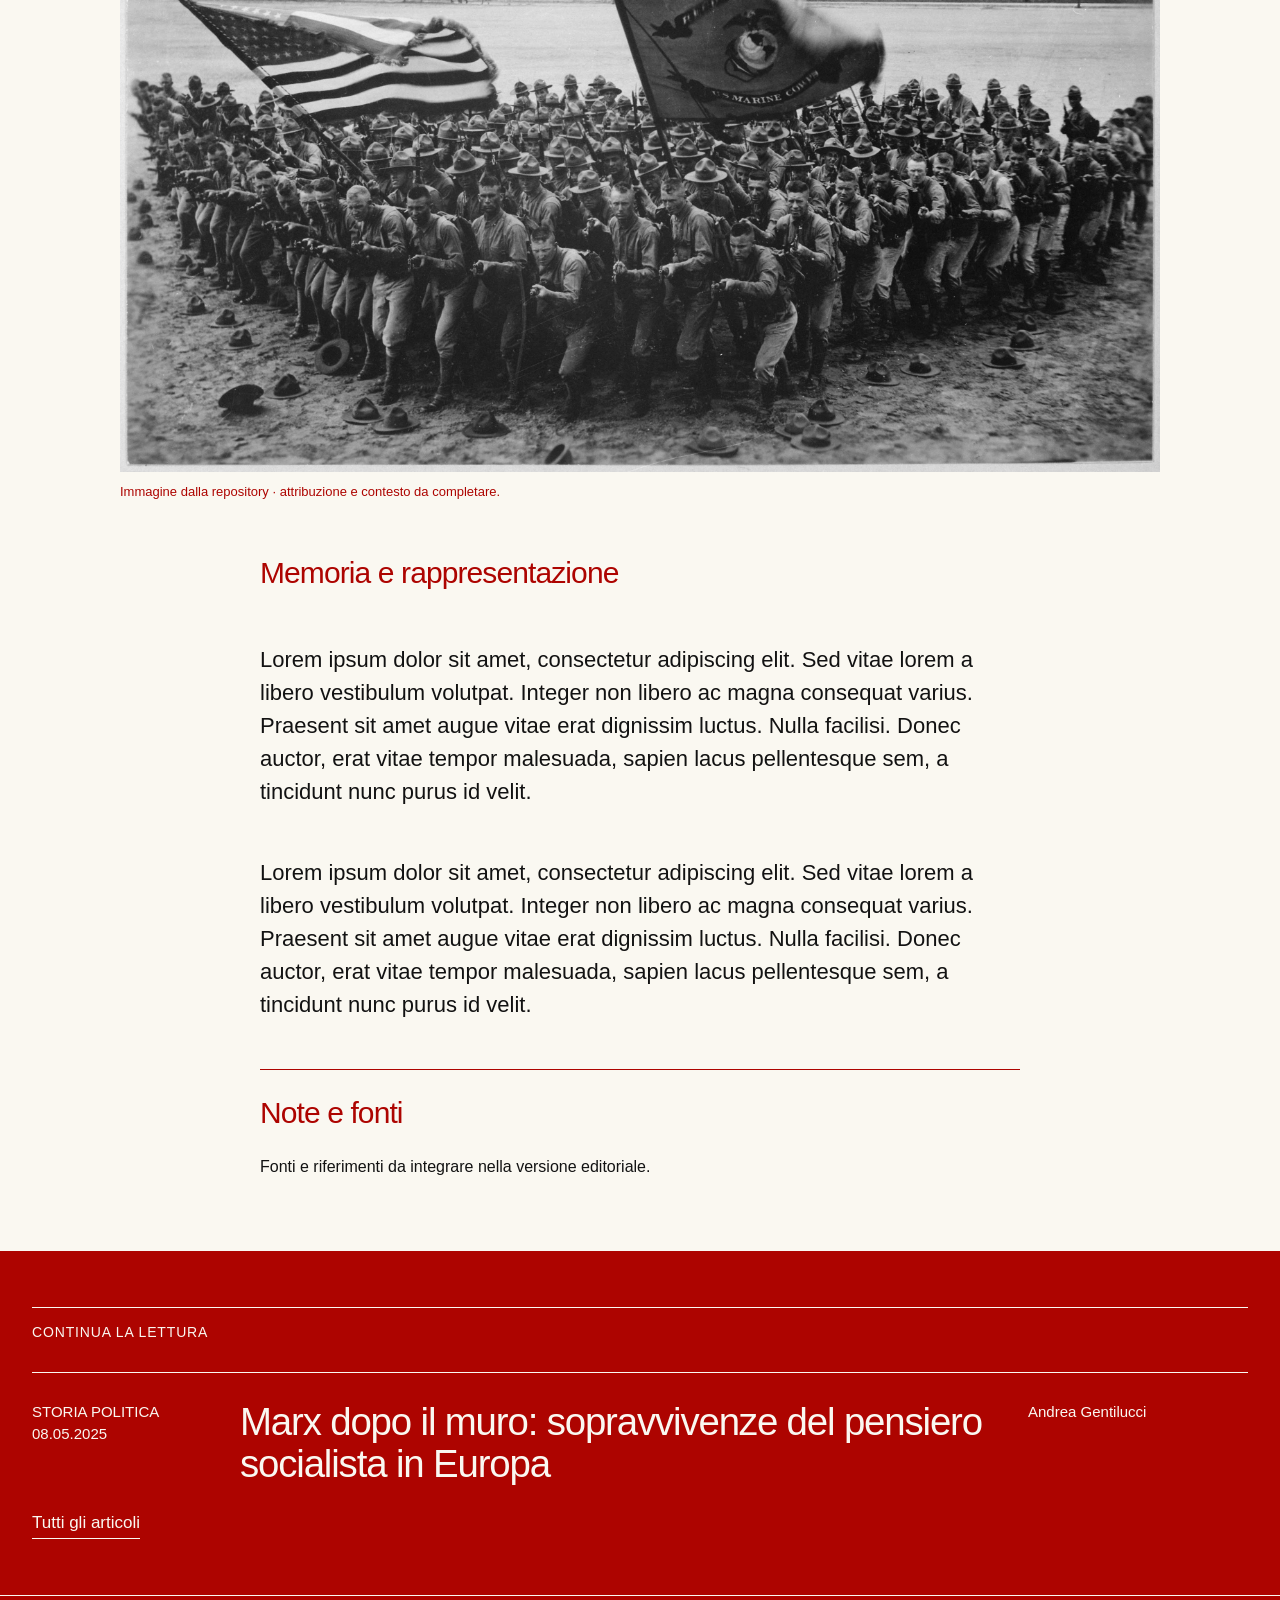
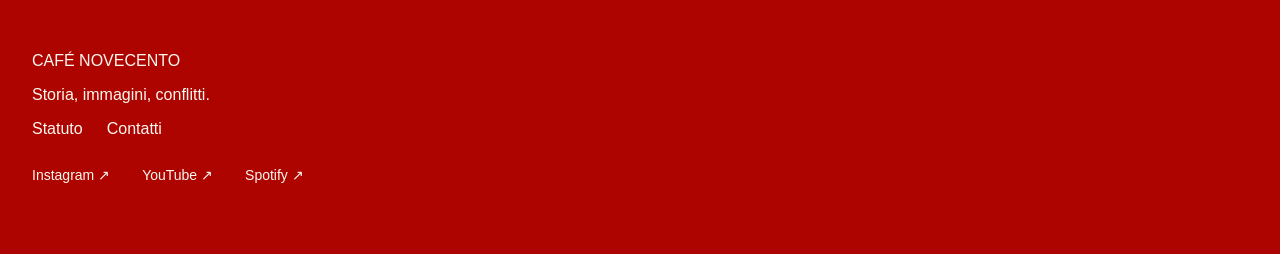
<file: articoli/retorica-costituzionale/index.html>
<!doctype html>
<html lang="it"><head><meta charset="utf-8"><meta name="viewport" content="width=device-width,initial-scale=1"><meta name="robots" content="noindex,nofollow"><title>1945–2025: ottant’anni di retorica costituzionale — Café Novecento</title><meta name="description" content="Prototipo editoriale di Café Novecento."><link rel="stylesheet" href="../../style.css?v=contacts-1"><script>document.documentElement.classList.add("js-motion");</script></head><body class="article-page"><a class="skip" href="#contenuto">Vai ai contenuti</a><header class="masthead"><div class="identity"><a class="brand" href="../../">CAFÉ NOVECENTO</a><div class="descriptor">Critica e ricerca storiografica.<br>Un libero spazio di confronto.</div></div><nav class="navigation" aria-label="Navigazione principale"><a href="../../articoli/" aria-current="page"><span class="num">01</span>Articoli</a><a href="../../media/"><span class="num">02</span>Media</a><a href="../../statuto/"><span class="num">03</span>Statuto</a><a href="../../calendario/"><span class="num">04</span>Calendario</a></nav></header><main id="contenuto"><section class="article-opening"><a class="meta" href="../">Archivio / Storia politica</a><div class="article-lead"><div class="article-heading"><span class="eyebrow">STORIA POLITICA / BOZZA</span><h1>1945–2025: ottant’anni di retorica costituzionale</h1><p class="deck">Una riflessione sulla memoria della Liberazione e sul linguaggio della Costituzione.</p><p class="meta">Chiara Menghini / 30.04.2025 · Bozza editoriale</p></div><figure class="article-cover"><img src="../../assets/archive-train.png" alt="Fotografia d’archivio: una folla accanto a un treno." fetchpriority="high"><figcaption>Immagine di impaginazione · credito da completare.</figcaption></figure></div></section><article class="editorial-body"><span class="eyebrow reading">BOZZA EDITORIALE / TESTO SEGNAPOSTO</span><p class="reading">Lorem ipsum dolor sit amet, consectetur adipiscing elit. Sed vitae lorem a libero vestibulum volutpat. Integer non libero ac magna consequat varius. Praesent sit amet augue vitae erat dignissim luctus. Nulla facilisi. Donec auctor, erat vitae tempor malesuada, sapien lacus pellentesque sem, a tincidunt nunc purus id velit.</p><p class="reading">Lorem ipsum dolor sit amet, consectetur adipiscing elit. Sed vitae lorem a libero vestibulum volutpat. Integer non libero ac magna consequat varius. Praesent sit amet augue vitae erat dignissim luctus. Nulla facilisi. Donec auctor, erat vitae tempor malesuada, sapien lacus pellentesque sem, a tincidunt nunc purus id velit.</p><figure class="wide"><img src="../../assets/archive-formation.png" alt="Fotografia d’archivio: formazione militare con bandiere." loading="lazy"><figcaption>Immagine dalla repository · attribuzione e contesto da completare.</figcaption></figure><h2 class="reading">Memoria e rappresentazione</h2><p class="reading">Lorem ipsum dolor sit amet, consectetur adipiscing elit. Sed vitae lorem a libero vestibulum volutpat. Integer non libero ac magna consequat varius. Praesent sit amet augue vitae erat dignissim luctus. Nulla facilisi. Donec auctor, erat vitae tempor malesuada, sapien lacus pellentesque sem, a tincidunt nunc purus id velit.</p><p class="reading">Lorem ipsum dolor sit amet, consectetur adipiscing elit. Sed vitae lorem a libero vestibulum volutpat. Integer non libero ac magna consequat varius. Praesent sit amet augue vitae erat dignissim luctus. Nulla facilisi. Donec auctor, erat vitae tempor malesuada, sapien lacus pellentesque sem, a tincidunt nunc purus id velit.</p><aside class="reading sources"><h2>Note e fonti</h2><p>Fonti e riferimenti da integrare nella versione editoriale.</p></aside></article><section class="wrap continuation"><div class="section-heading"><span class="eyebrow">Continua la lettura</span></div><div class="article-row"><div class="meta">STORIA POLITICA<br>08.05.2025</div><h3><a href="../marx-dopo-il-muro/">Marx dopo il muro: sopravvivenze del pensiero socialista in Europa</a></h3><span class="meta">Andrea Gentilucci</span></div><a class="textlink" href="../">Tutti gli articoli</a></section></main><footer><a href="../../">CAFÉ NOVECENTO</a><span>Storia, immagini, conflitti.</span><nav class="footer-pages" aria-label="Informazioni"><a href="../../statuto/">Statuto</a><a href="../../contatti/">Contatti</a></nav><nav class="footer-socials" aria-label="Seguici sui social"><a href="https://www.instagram.com/cafenovecentopodcast/" target="_blank" rel="noopener noreferrer">Instagram ↗</a><a href="https://www.youtube.com/@cafenovecento8750" target="_blank" rel="noopener noreferrer">YouTube ↗</a><a href="https://open.spotify.com/show/01ou6XfvmxcapPw5V8vCJm?si=36b097e462dc4ff6" target="_blank" rel="noopener noreferrer">Spotify ↗</a></nav></footer><script src="../../motion.js?v=motion-2" defer></script></body></html>
</file>
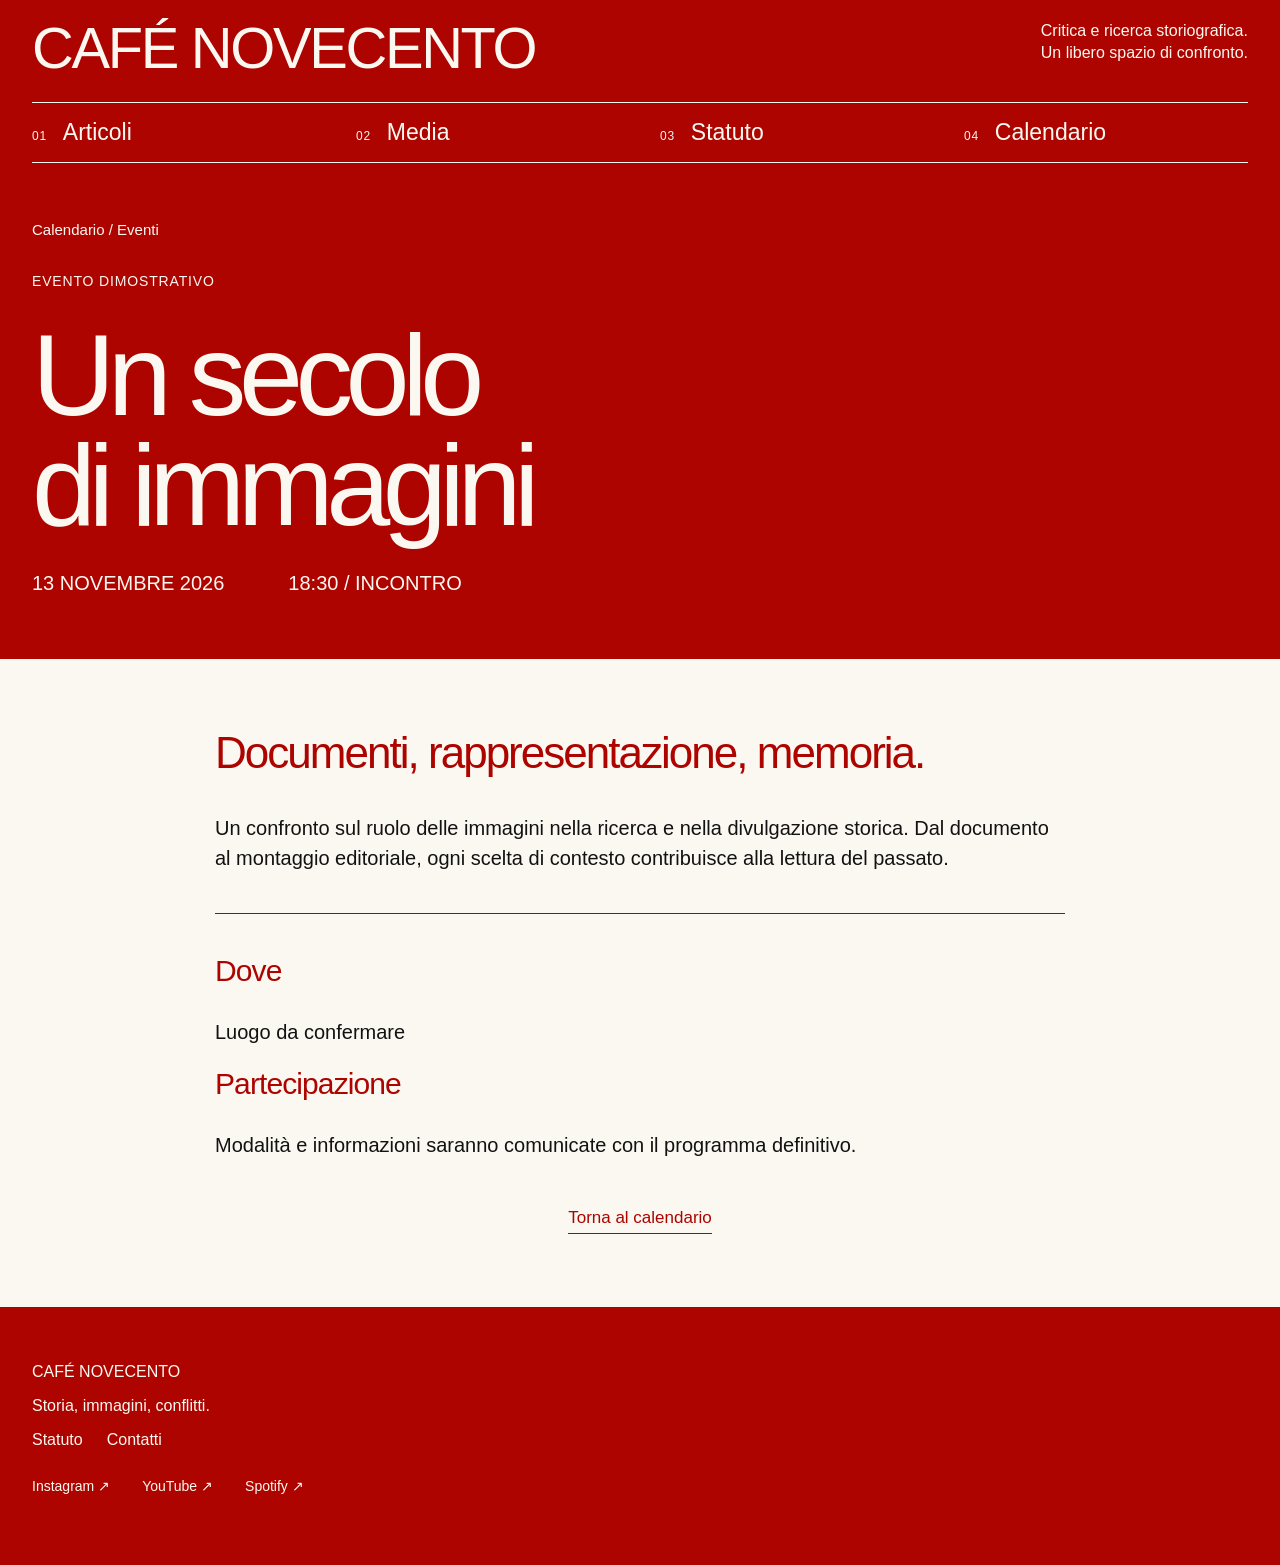
<file: calendario/un-secolo-di-immagini/index.html>
<!doctype html>
<html lang="it"><head><meta charset="utf-8"><meta name="viewport" content="width=device-width,initial-scale=1"><meta name="robots" content="noindex,nofollow"><title>Un secolo di immagini — Café Novecento</title><meta name="description" content="Prototipo editoriale di Café Novecento."><link rel="stylesheet" href="../../style.css?v=contacts-1"><script>document.documentElement.classList.add("js-motion");</script></head><body class=""><a class="skip" href="#contenuto">Vai ai contenuti</a><header class="masthead"><div class="identity"><a class="brand" href="../../">CAFÉ NOVECENTO</a><div class="descriptor">Critica e ricerca storiografica.<br>Un libero spazio di confronto.</div></div><nav class="navigation" aria-label="Navigazione principale"><a href="../../articoli/"><span class="num">01</span>Articoli</a><a href="../../media/"><span class="num">02</span>Media</a><a href="../../statuto/"><span class="num">03</span>Statuto</a><a href="../../calendario/" aria-current="page"><span class="num">04</span>Calendario</a></nav></header><main id="contenuto"><section class="wrap event-opening"><a class="meta" href="../">Calendario / Eventi</a><span class="eyebrow">EVENTO DIMOSTRATIVO</span><h1>Un secolo<br>di immagini</h1><div class="event-meta"><time datetime="2026-11-13T18:30:00+01:00">13 NOVEMBRE 2026</time><span>18:30 / INCONTRO</span></div></section><section class="wrap paper event-body"><h2>Documenti, rappresentazione, memoria.</h2><p>Un confronto sul ruolo delle immagini nella ricerca e nella divulgazione storica. Dal documento al montaggio editoriale, ogni scelta di contesto contribuisce alla lettura del passato.</p><hr><h3>Dove</h3><p>Luogo da confermare</p><h3>Partecipazione</h3><p>Modalità e informazioni saranno comunicate con il programma definitivo.</p><a class="textlink" href="../">Torna al calendario</a></section></main><footer><a href="../../">CAFÉ NOVECENTO</a><span>Storia, immagini, conflitti.</span><nav class="footer-pages" aria-label="Informazioni"><a href="../../statuto/">Statuto</a><a href="../../contatti/">Contatti</a></nav><nav class="footer-socials" aria-label="Seguici sui social"><a href="https://www.instagram.com/cafenovecentopodcast/" target="_blank" rel="noopener noreferrer">Instagram ↗</a><a href="https://www.youtube.com/@cafenovecento8750" target="_blank" rel="noopener noreferrer">YouTube ↗</a><a href="https://open.spotify.com/show/01ou6XfvmxcapPw5V8vCJm?si=36b097e462dc4ff6" target="_blank" rel="noopener noreferrer">Spotify ↗</a></nav></footer><script src="../../motion.js?v=motion-2" defer></script></body></html>
</file>
<file: style.css>
:root {
  --red: #ad0400;
  --paper: #faf8f1;
  --ink: #121212;
}

* {
  box-sizing: border-box;
}

html {
  scroll-behavior: smooth;
}

body {
  margin: 0;
  background: var(--red);
  color: var(--paper);
  font-family: "Helvetica Neue", Helvetica, Arial, sans-serif;
}

a {
  color: inherit;
  text-decoration: none;
}

a:hover {
  text-decoration: underline;
  text-underline-offset: 5px;
}

a:focus-visible,
button:focus-visible {
  outline: 3px solid currentColor;
  outline-offset: 5px;
}

button {
  font: inherit;
  cursor: pointer;
}

.skip {
  position: absolute;
  left: 24px;
  top: -100px;
  background: var(--paper);
  color: var(--red);
  padding: 12px;
  z-index: 5;
}

.skip:focus {
  top: 12px;
}

.masthead {
  padding: 20px 32px 0;
}

.identity {
  display: flex;
  align-items: end;
  justify-content: space-between;
  padding-bottom: 24px;
  gap: 24px;
}

.brand {
  font-size: clamp(30px, 4.5vw, 70px);
  font-weight: 600;
  letter-spacing: -0.065em;
  line-height: 1;
}

.descriptor {
  font-size: 16px;
  line-height: 1.4;
  max-width: 220px;
}

.navigation {
  display: grid;
  grid-template-columns: repeat(3, 1fr);
  border-top: 1px solid;
  border-bottom: 1px solid;
}

.navigation a {
  display: flex;
  gap: 24px;
  align-items: baseline;
  padding: 16px 20px;
  font-size: 24px;
  border-right: 1px solid;
  transition:
    background 0.15s,
    color 0.15s;
}

.navigation a:first-child {
  padding-left: 0;
}

.navigation a:last-child {
  border: 0;
}

.navigation a:hover,
.navigation a[aria-current="page"] {
  background: var(--paper);
  color: var(--red);
  text-decoration: none;
}

.navigation a:hover:first-child {
  padding-left: 20px;
}

.num,
.eyebrow {
  font-size: 14px;
  letter-spacing: 0.06em;
  text-transform: uppercase;
}

.wrap {
  padding: 56px 32px;
}

.hero {
  position: relative;
  margin: 24px 32px 0;
  min-height: 490px;
  background:
    linear-gradient(0deg, rgba(0, 0, 0, 0.7), transparent 70%),
    url("assets/space.webp") center/cover;
  display: flex;
  flex-direction: column;
  justify-content: space-between;
  padding: 40px;
}

.hero img {
  width: 100%;
  height: 300px;
  object-fit: fill;
}

.hero-bottom {
  display: flex;
  justify-content: space-between;
  align-items: end;
  gap: 20px;
}

.hero-bottom p {
  max-width: 550px;
  font-size: 22px;
  margin: 24px 0 0;
}

.textlink {
  border-bottom: 1px solid;
  padding-bottom: 5px;
  display: inline-block;
  font-size: 17px;
}

.intro {
  display: grid;
  grid-template-columns: 1.3fr 1fr;
  gap: 64px;
  padding-top: 48px;
  padding-bottom: 64px;
}

h1,
h2,
h3,
p {
  margin-top: 0;
}

h1 {
  font-size: clamp(56px, 9vw, 136px);
  letter-spacing: -0.065em;
  line-height: 0.95;
  font-weight: 500;
}

h2 {
  font-size: clamp(38px, 5.7vw, 82px);
  letter-spacing: -0.045em;
  line-height: 1.02;
  font-weight: 500;
}

h3 {
  font-size: clamp(27px, 3vw, 42px);
  letter-spacing: -0.03em;
  line-height: 1.1;
  font-weight: 500;
}

p {
  font-size: 20px;
  line-height: 1.5;
}

.intro p {
  max-width: 650px;
}

.section-heading {
  display: flex;
  justify-content: space-between;
  border-top: 1px solid;
  padding-top: 16px;
  margin-bottom: 32px;
  gap: 24px;
}

.feature {
  display: grid;
  grid-template-columns: 1fr 1fr;
  gap: 32px;
}

.feature-photo {
  width: 100%;
  height: 400px;
  object-fit: cover;
  filter: grayscale(1);
}

.feature-copy {
  display: flex;
  flex-direction: column;
  justify-content: space-between;
  padding: 4px 0;
}

.feature-copy h3 {
  font-size: clamp(36px, 4vw, 64px);
}

.meta {
  font-size: 15px;
  line-height: 1.5;
}

.article-row {
  display: grid;
  grid-template-columns: 180px 1fr 220px;
  gap: 28px;
  border-top: 1px solid;
  padding: 28px 0;
}

.article-row:last-child {
  border-bottom: 1px solid;
}

.article-row h3 {
  margin-bottom: 0;
}

.paper {
  background: var(--paper);
  color: var(--red);
}

.manifesto-teaser {
  display: grid;
  grid-template-columns: 1.3fr 1fr;
  gap: 64px;
}

.manifesto-teaser h2 {
  font-size: clamp(38px, 5vw, 72px);
}

footer {
  padding: 32px;
  display: flex;
  justify-content: space-between;
  border-top: 1px solid;
  font-size: 16px;
}

.page-intro {
  max-width: 1040px;
  padding-top: 64px;
}

.page-intro p {
  max-width: 800px;
}

.chapters {
  max-width: 1100px;
}

.chapter {
  display: grid;
  grid-template-columns: 110px 1fr;
  gap: 32px;
  padding: 32px 0;
  border-top: 1px solid;
}

.chapter .num {
  font-size: 32px;
}

.chapter h2 {
  font-size: 36px;
}

.chapter p {
  max-width: 780px;
}

.filters {
  display: flex;
  flex-wrap: wrap;
  gap: 8px;
  margin: 28px 0 40px;
}

.filters button {
  background: none;
  color: inherit;
  border: 1px solid;
  padding: 10px 16px;
  font-size: 16px;
  border-radius: 0;
}

.filters button[aria-pressed="true"],
.filters button:hover {
  background: var(--paper);
  color: var(--red);
}

.empty {
  border-top: 1px solid;
  padding: 32px 0;
}

.article-body {
  max-width: 760px;
  margin: auto;
  padding: 48px 0;
}

.article-body p {
  font-size: 22px;
  line-height: 1.65;
}

.media-grid {
  display: grid;
  grid-template-columns: 1fr 1fr;
  gap: 32px;
}

.media-grid img {
  width: 100%;
  height: 400px;
  object-fit: cover;
}

.media-grid figure {
  margin: 0;
}

.media-grid figcaption {
  font-size: 16px;
  padding: 16px 0;
}

[hidden] {
  display: none !important;
}

@media (max-width: 760px) {
  .masthead {
    padding: 20px 20px 0;
  }

  .identity {
    align-items: start;
    flex-direction: column;
    gap: 12px;
    padding-bottom: 20px;
  }

  .brand {
    font-size: 42px;
  }

  .descriptor {
    max-width: none;
    font-size: 14px;
  }

  .navigation a {
    font-size: 18px;
    padding: 14px 10px;
    gap: 10px;
  }

  .num {
    font-size: 12px;
  }

  .hero {
    margin: 20px 20px 0;
    padding: 24px;
    min-height: 370px;
  }

  .hero img {
    height: 180px;
    object-fit: contain;
  }

  .hero-bottom {
    display: block;
  }

  .hero-bottom p {
    font-size: 18px;
    margin-bottom: 24px;
  }

  .wrap {
    padding: 40px 20px;
  }

  .intro,
  .feature,
  .manifesto-teaser,
  .media-grid {
    grid-template-columns: 1fr;
    gap: 24px;
  }

  .intro h2 {
    margin-bottom: 0;
  }

  .feature-photo,
  .media-grid img {
    height: 270px;
  }

  .feature-copy {
    gap: 24px;
  }

  .article-row {
    grid-template-columns: 1fr;
    gap: 12px;
    padding: 24px 0;
  }

  .article-row h3 {
    font-size: 30px;
  }

  .article-row .meta:last-child {
    font-size: 14px;
  }

  .section-heading {
    align-items: start;
  }

  .chapter {
    grid-template-columns: 45px 1fr;
    gap: 16px;
  }

  .chapter .num {
    font-size: 24px;
  }

  .chapter h2 {
    font-size: 28px;
  }

  .chapter p,
  p {
    font-size: 18px;
  }

  footer {
    padding: 24px 20px;
    gap: 20px;
    flex-wrap: wrap;
  }

  .page-intro {
    padding-top: 40px;
  }

  .article-body p {
    font-size: 19px;
  }
}

@media (prefers-reduced-motion: reduce) {
  html {
    scroll-behavior: auto;
  }

  * {
    transition: none !important;
  }
}

/* Full-viewport opening, following the original Figma composition. */
.splash {
  position: relative;
  width: 100%;
  height: 100vh;
  height: 100svh;
  display: grid;
  place-items: center;
  background:
    linear-gradient(0deg, rgba(0, 0, 0, 0.7), rgba(0, 0, 0, 0.08) 65%),
    url("assets/space.webp") center/cover;
  overflow: hidden;
}

.splash h1 {
  margin: 0;
  line-height: 0;
  width: min(72vw, 1037px);
  max-width: calc((100svh - 170px) * 2.47);
}

.splash img {
  display: block;
  width: 100%;
  height: auto;
  object-fit: contain;
}

.splash-scroll {
  position: absolute;
  bottom: clamp(24px, 5vh, 60px);
  left: 50%;
  transform: translateX(-50%);
  display: grid;
  place-items: center;
  padding: 12px;
  color: #faf8f1;
}

.splash-scroll:hover {
  color: #fff;
}

.splash-scroll svg {
  width: 32px;
  height: 52px;
}

#contenuto {
  scroll-margin-top: 20px;
}

@media (max-width: 760px) {
  .splash h1 {
    width: 86vw;
    max-width: calc((100svh - 150px) * 2.47);
  }

  .splash-scroll {
    bottom: 24px;
  }
}

/* Keep the opening composition together while the scroll reveals its caption. */
.home-motion .splash {
  height: 135svh;
  background: none;
  display: block;
  overflow: visible;
}

.splash-stage {
  position: sticky;
  top: 0;
  width: 100%;
  max-width: none;
  min-width: 0;
  justify-self: stretch;
  isolation: isolate;
  height: 100svh;
  display: grid;
  grid-template-rows: minmax(0, 1fr) auto;
  justify-items: center;
  padding: 24px 24px clamp(24px, 5svh, 56px);
  background: #080d16;
}

.splash-stage:before {
  content: "";
  position: absolute;
  inset: 0;
  z-index: -1;
  pointer-events: none;
  background-image:
    linear-gradient(0deg, rgba(0, 0, 0, 0.72), rgba(0, 0, 0, 0.1) 65%),
    url("assets/space.webp");
  background-position: center;
  background-size: cover;
  background-repeat: no-repeat;
}

.home-motion .splash h1 {
  position: static;
  transform: none;
  align-self: center;
  width: min(72vw, 1037px);
  max-width: min(100%, calc(45svh * 2.47));
}

.splash-reveal {
  position: static;
  width: 100%;
  text-align: center;
  color: var(--paper);
}

.splash-reveal p {
  font-size: 24px;
  line-height: 1.3;
  margin: 0 0 18px;
}

.home-motion .splash-scroll {
  position: static;
  inset: auto;
  transform: none;
  display: flex;
  flex-direction: column;
  align-items: center;
  gap: 14px;
  width: fit-content;
  margin: 0 auto;
  padding: 8px;
  font-size: 16px;
}

.home-motion .splash-scroll svg {
  flex: none;
  width: 24px;
  height: 38px;
}

.home-motion .masthead {
  position: sticky;
  top: 0;
  z-index: 10;
  background: var(--red);
}

.home-motion.motion-enabled .splash-reveal > p {
  opacity: var(--reveal, 0);
  transform: translateY(calc((1 - var(--reveal, 0)) * 16px));
}

.home-motion.motion-enabled .masthead {
  position: fixed;
  top: 0;
  left: 0;
  width: 100%;
  transition:
    transform 0.25s ease,
    opacity 0.25s ease;
}

.home-motion.motion-enabled .masthead:not(.header-visible) {
  transform: translateY(-100%);
  opacity: 0;
  pointer-events: none;
}

.home-motion .masthead:focus-within {
  transform: none !important;
  opacity: 1 !important;
  pointer-events: auto !important;
}

.home-motion.motion-enabled main {
  padding-top: var(--header-height, 170px);
}

@media (max-width: 760px) {
  .splash-stage {
    padding-inline: 20px;
  }

  .splash-reveal p {
    font-size: 19px;
  }

  .home-motion .splash h1 {
    width: 86vw;
  }
}

@media (max-height: 500px) {
  .splash-stage {
    padding-block: 16px;
  }

  .splash-reveal p {
    font-size: 18px;
    margin-bottom: 8px;
  }

  .home-motion .splash-scroll {
    gap: 6px;
  }

  .home-motion .splash-scroll svg {
    height: 28px;
  }
}

@media (prefers-reduced-motion: reduce) {
  .home-motion.motion-enabled .splash-reveal > p {
    opacity: 1;
    transform: none;
  }

  .home-motion.motion-enabled .masthead {
    transition: none;
  }
}

.splash-clock {
  position: absolute;
  top: 24px;
  left: 32px;
  right: 32px;
  display: flex;
  justify-content: space-between;
  gap: 16px;
  font-size: 14px;
  letter-spacing: 0.06em;
  font-variant-numeric: tabular-nums;
}

.splash-clock time {
  font-family: monospace;
  letter-spacing: 0;
}

.day-grid {
  display: grid;
  grid-template-columns: 1fr 1.3fr;
  gap: 64px;
}

.day-grid h2 {
  font-size: clamp(38px, 5vw, 72px);
}

.day-date {
  font-size: 24px;
  text-transform: capitalize;
}

.day-events {
  list-style: none;
  padding: 0;
  margin: 0;
}

.day-events li {
  display: grid;
  grid-template-columns: 90px 1fr;
  gap: 24px;
  border-top: 1px solid;
  padding: 24px 0;
}

.day-year {
  font-size: 36px;
  line-height: 1;
  font-variant-numeric: tabular-nums;
  letter-spacing: -0.04em;
}

.day-events p {
  font-size: 18px;
  margin: 0 0 12px;
}

.day-events a {
  font-size: 14px;
  border-bottom: 1px solid;
}

.day-source {
  margin: 28px 0 0;
}

.day-source a {
  text-decoration: underline;
}

.day-more {
  background: transparent;
  color: inherit;
  border: 1px solid;
  padding: 12px 16px;
  font-size: 16px;
}

.day-more:hover {
  background: var(--red);
  color: var(--paper);
}

@media (max-width: 760px) {
  .splash-clock {
    left: 20px;
    right: 20px;
    top: 20px;
    font-size: 12px;
    flex-wrap: wrap;
  }

  .day-grid {
    grid-template-columns: 1fr;
    gap: 20px;
  }

  .day-events li {
    grid-template-columns: 70px 1fr;
    gap: 16px;
  }

  .day-year {
    font-size: 30px;
  }
}

.home-archive .section-heading {
  align-items: baseline;
  margin-bottom: 24px;
}

.home-archive .section-heading h2 {
  font-size: 14px;
  font-weight: 400;
  line-height: 1.4;
  letter-spacing: 0.06em;
  margin: 0;
}

.home-archive .article-row {
  border-top: 0;
}

.home-motion .splash-scroll svg {
  width: 48px;
  height: 48px;
}

.feature-track {
  display: flex;
  gap: 32px;
  overflow-x: auto;
  scroll-snap-type: x mandatory;
  scroll-behavior: smooth;
  padding-bottom: 20px;
}

.feature-track > .feature {
  flex: 0 0 100%;
  min-width: 0;
  scroll-snap-align: start;
}

.carousel-controls {
  display: flex;
  align-items: center;
  gap: 12px;
}

.carousel-controls button {
  display: grid;
  place-items: center;
  background: none;
  color: inherit;
  border: 1px solid;
  padding: 6px;
  border-radius: 0;
}

.carousel-controls button:disabled {
  opacity: 0.3;
  cursor: default;
}

.carousel-controls svg {
  width: 36px;
  height: 36px;
}

.placeholder-visual {
  height: 400px;
  border: 1px solid;
  display: grid;
  place-items: center;
}

.placeholder-visual span {
  font-size: clamp(100px, 16vw, 200px);
  letter-spacing: -0.08em;
}

.feature-placeholder .feature-copy {
  min-height: 300px;
}

@media (max-width: 760px) {
  .feature-track {
    gap: 20px;
  }

  .feature-track > .feature {
    flex-basis: 100%;
  }

  .placeholder-visual {
    height: 270px;
  }

  .carousel-controls {
    gap: 8px;
  }

  .carousel-controls svg {
    width: 28px;
    height: 28px;
  }

  .carousel-controls #slide-count {
    display: none;
  }

  .feature-placeholder .feature-copy {
    min-height: 240px;
  }
}

.feature-track {
  scrollbar-width: none;
  -ms-overflow-style: none;
}

.feature-track::-webkit-scrollbar {
  display: none;
  width: 0;
  height: 0;
}

.home-archive .article-row + .article-row {
  border-top: 1px solid;
}

.draft-label {
  display: inline-block;
  margin-top: 8px;
  font-size: 14px;
}

/* Figma web sync: shared editorial header and reading templates. */
.navigation { grid-template-columns: repeat(4, minmax(0, 1fr)); }
.navigation a { border-right: 0; gap: 16px; font-size: 23px; min-width: 0; }
.brand { font-size: clamp(40px, 4.52vw, 65px); letter-spacing: -.04em; }
.navigation .num { font-size: 12px; }
.identity { align-items: start; }
.descriptor { max-width: 235px; }
.article-opening { padding: 56px 32px 64px; }
.article-opening > a { display: inline-block; margin-bottom: 32px; }
.article-lead { display: grid; grid-template-columns: minmax(0,640fr) minmax(0,672fr); gap: 64px; align-items: center; }
.article-heading { display: flex; flex-direction: column; align-items: start; gap: 24px; }
.article-heading > * { margin: 0; }
.article-heading h1 { font-size: clamp(40px,4.45vw,64px); line-height: 1.08; letter-spacing: -.04em; }
.article-heading .deck { font-size: 24px; line-height: 1.5; }
.article-heading .meta { font-size: 14px; }
.article-cover, .editorial-body figure { margin: 0; min-width: 0; }
.article-cover img { width: 100%; aspect-ratio: 4268/2540; object-fit: cover; display: block; }
.article-cover figcaption, .editorial-body figcaption { font-size: 13px; line-height: 1.5; margin-top: 10px; }
.editorial-body { background: var(--paper); color: var(--ink); display: flex; flex-direction: column; align-items: center; gap: 48px; padding: 72px 32px; }
.editorial-body > * { margin: 0; }
.editorial-body .reading { width: min(100%,760px); }
.editorial-body > .eyebrow { color: var(--red); font-size: 13px; }
.editorial-body p.reading { font-size: 22px; line-height: 1.5; }
.editorial-body h2 { font-size: 30px; line-height: 1.5; color: var(--red); letter-spacing: -.03em; }
.editorial-body .wide { width: min(100%,1040px); }
.editorial-body .full, .diptych { width: 100%; }
.editorial-body figure img { width: 100%; height: auto; display: block; }
.editorial-body figcaption { color: var(--red); }
.diptych { display: grid; grid-template-columns: minmax(0,1fr) minmax(0,1fr); gap: 24px; }
.diptych img { aspect-ratio: 3/2; object-fit: cover; }
.sources { border-top: 1px solid var(--red); padding-top: 20px; }
.sources h2 { margin-bottom: 20px; }
.sources p { font-size: 16px; line-height: 1.5; margin: 0; }
.continuation h3 { margin: 0; }
.statute-intro { display: flex; flex-direction: column; align-items: start; gap: 32px; padding-block: 64px; }
.statute-intro > * { margin: 0; }
.statute-intro h1 { font-size: clamp(64px,8.9vw,128px); line-height: 1.1; letter-spacing: -.03em; }
.statute-index { padding-block: 48px; }
.statute-index > div { display: grid; grid-template-columns: repeat(3,minmax(0,1fr)); gap: 32px; margin-top: 24px; font-size: 20px; line-height: 1.45; }
.statute-body { padding-block: 64px; display: flex; flex-direction: column; gap: 48px; }
.statute-body > h2 { border-top: 1px solid; padding-top: 48px; font-size: 44px; margin: 0; }
.statute-article { display: grid; grid-template-columns: 180px minmax(0,850px); gap: 64px; scroll-margin-top: 32px; }
.statute-number { font-size: 64px; line-height: 1.1; letter-spacing: -.03em; }
.statute-article h3 { font-size: 32px; line-height: 1.1; margin: 0 0 24px; }
.statute-article p { color: var(--ink); font-size: 20px; line-height: 1.55; margin: 0 0 24px; }
.statute-article p:last-child { margin-bottom: 0; }
.calendar-intro { padding-block: 64px; }
.calendar-intro h1 { margin-bottom: 32px; font-size: clamp(58px,8.9vw,128px); line-height: 1.1; }
.calendar-intro p { margin-bottom: 24px; }
.calendar-toolbar { display: flex; align-items: center; gap: 32px; margin-bottom: 24px; }
.calendar-toolbar h2 { flex: 1; margin: 0; font-size: 44px; line-height: 1.2; letter-spacing: -.03em; }
.calendar-toolbar button { background: none; color: inherit; border: 0; padding: 0; display: grid; place-items: center; min-height: 44px; min-width: 44px; }
.calendar-toolbar img { display: block; }
.calendar-weekdays, .calendar-days { display: grid; grid-template-columns: repeat(7,minmax(0,1fr)); }
.calendar-weekdays { margin-bottom: 16px; font-size: 12px; text-align: center; }
.calendar-days { border-top: 1px solid; border-left: 1px solid; }
.calendar-cell { min-width: 0; min-height: 116px; padding: 16px 12px; border-bottom: 1px solid; border-right: 1px solid; font-size: 24px; }
.calendar-cell a { display: flex; flex-direction: column; gap: 14px; height: 100%; }
.calendar-cell small { font-size: 12px; line-height: 1.4; }
.calendar-cell.has-event { background: var(--red); color: var(--paper); }
.calendar-cell.has-event a { margin: -16px -12px; padding: 16px 12px; min-height: 116px; }
.calendar-legend { margin: 24px 0 0; font-size: 12px; }
.agenda .section-heading h2 { font-size: 14px; line-height: 1.45; letter-spacing: .06em; margin: 0; }
.agenda-row { display: grid; grid-template-columns: 220px minmax(0,1fr); gap: 32px; padding: 32px 0; border-top: 1px solid; scroll-margin-top: 24px; }
.agenda-row time { font-size: 44px; line-height: 1.1; letter-spacing: -.04em; }
.agenda-row h3 { font-size: 40px; margin: 14px 0; }
.agenda-row p { font-size: 18px; margin-bottom: 14px; }
.agenda-row .meta { font-size: 16px; }
.event-opening { display: flex; flex-direction: column; align-items: start; gap: 32px; padding-block: 56px 64px; }
.event-opening > * { margin: 0; }
.event-meta { display: flex; gap: 64px; font-size: 20px; }
.event-body { padding-block: 72px; }
.event-body > * { max-width: 850px; margin-left: auto; margin-right: auto; }
.event-body h2 { font-size: 44px; }
.event-body p { color: var(--ink); }
.event-body h3 { font-size: 30px; }
.event-body hr { margin-block: 40px; border: 0; border-top: 1px solid; }
.event-body .textlink { display: block; width: fit-content; margin-top: 48px; }
@media(max-width:760px) {
 .navigation a { flex-direction: column; align-items: start; gap: 4px; font-size: 13px; padding: 12px 8px; }
 .navigation .num { font-size: 11px; }
 .brand { font-size: clamp(28px,10.25vw,40px); white-space: nowrap; }
 .identity { padding-bottom: 24px; }
 .article-opening { padding: 32px 20px 40px; }
 .article-lead { grid-template-columns: minmax(0,1fr); gap: 28px; }
 .article-heading h1 { font-size: 40px; }
 .article-heading .deck { font-size: 20px; }
 .article-cover figcaption, .editorial-body figcaption { font-size: 12px; }
 .editorial-body { padding: 40px 20px; gap: 32px; }
 .editorial-body p.reading { font-size: 19px; }
 .editorial-body h2 { font-size: 26px; }
 .diptych { grid-template-columns: minmax(0,1fr); gap: 24px; }
 .statute-intro { padding-block: 40px; }
 .statute-index { padding-block: 32px; }
 .statute-index > div { grid-template-columns: 1fr; gap: 16px; font-size: 18px; }
 .statute-body { padding-block: 40px; gap: 32px; }
 .statute-body > h2 { padding-top: 32px; font-size: 28px; }
 .statute-article { grid-template-columns: 1fr; gap: 16px; }
 .statute-number { font-size: 40px; }
 .statute-article h3 { font-size: 26px; }
 .statute-article p { font-size: 18px; }
 .calendar-intro { padding-block: 40px; }
 .calendar-intro h1 { font-size: 56px; }
 .calendar-toolbar { gap: 12px; }
 .calendar-toolbar h2 { font-size: 26px; }
 .calendar-toolbar button { min-width: 28px; }
 .calendar-weekdays { font-size: 10px; }
 .calendar-cell { min-height: 64px; padding: 12px 4px; font-size: 18px; text-align: center; }
 .calendar-cell small { display: none; }
 .calendar-cell.has-event a { margin: -12px -4px; padding: 12px 4px; min-height: 64px; }
 .calendar-legend { font-size: 11px; }
 .agenda-row { grid-template-columns: 1fr; gap: 16px; padding-block: 24px; }
 .agenda-row time { font-size: 28px; }
 .agenda-row h3 { font-size: 32px; }
 .event-opening { padding-block: 32px 40px; }
 .event-opening h1 { font-size: 56px; }
 .event-meta { flex-direction: column; gap: 12px; font-size: 18px; }
 .event-body { padding-block: 40px; }
 .event-body h2 { font-size: 32px; }
}
@media(max-width:360px) { .navigation a { font-size: 12px; padding-inline: 4px; } .article-heading h1 { font-size: 36px; } }
.article-cover img[src$="archive-train.png"] { aspect-ratio: 1500/1072; }
.article-cover img[src$="archive-formation.png"] { aspect-ratio: 3000/2084; }
.navigation a[aria-current="page"] { background: transparent; color: inherit; }
footer { flex-direction: column; align-items: start; gap: 16px; padding-block: 56px; }
@media(max-width:760px) { footer { padding-block:40px; } }
.brand { font-weight: 500; }
@media(max-width:760px) { .brand { font-size: clamp(28px,9.5vw,40px); } }

/* Social links, aligned with the Figma footer. */
.footer-socials { display: flex; flex-wrap: wrap; gap: 12px 32px; font-size: 14px; line-height: 1.5; }
.footer-socials a { display: inline-flex; align-items: center; min-height: 44px; }
@media (max-width:760px) { .footer-socials { column-gap: 20px; } }

/* Shared motion language: gentle acceleration and deceleration. */
:root { --motion-ease: cubic-bezier(.65, 0, .35, 1); }
html { scroll-behavior: auto; }
a, button {
 transition: color 280ms var(--motion-ease), background-color 280ms var(--motion-ease),
 border-color 280ms var(--motion-ease), opacity 280ms var(--motion-ease),
 text-decoration-color 280ms var(--motion-ease), transform 280ms var(--motion-ease);
}
a { text-decoration-line: underline; text-decoration-color: transparent; text-underline-offset: 5px; }
a:hover { text-decoration-color: currentColor; }
.navigation a { transition: background-color 280ms var(--motion-ease), color 280ms var(--motion-ease), padding 280ms var(--motion-ease); }
.home-motion.motion-enabled .masthead { transition: transform 450ms var(--motion-ease), opacity 450ms var(--motion-ease); }
.splash h1 img { transform-origin: center; }
@media (prefers-reduced-motion: no-preference) {
 .js-motion .splash h1 img:not(.logo-ready) { opacity: 0; transform: scale(1.12); }
 .splash h1 img.logo-ready { animation: logo-arrival 1400ms var(--motion-ease) both; }
}
@keyframes logo-arrival { from { transform: scale(1.12); opacity: 0; } to { transform: scale(1); opacity: 1; } }
.carousel-controls button:not(:disabled):hover, .calendar-toolbar button:hover { background: var(--paper); color: var(--red); }
.footer-socials a:hover { opacity: .75; }
.feature-track { scroll-behavior: auto; }
@media (prefers-reduced-motion: reduce) {
 .splash h1 img { animation: none; opacity: 1; transform: none; }
 a, button, .navigation a, .home-motion.motion-enabled .masthead { transition: none; }
}

/* Contact page */
.contact-intro { max-width: 1100px; padding-bottom: 64px; }
.contact-layout { display:grid; grid-template-columns:minmax(0,1fr) minmax(0,1fr); gap:64px; padding-block:64px; }
.contact-layout h2 { margin-top:24px; }
.contact-email { display:inline-block; font-size:clamp(18px,2vw,28px); overflow-wrap:anywhere; margin-bottom:24px; text-decoration-color:currentColor; }
.contact-layout .meta { max-width:480px; }
#contact-form { display:flex; flex-direction:column; gap:24px; min-width:0; }
#contact-form label { display:flex; flex-direction:column; gap:10px; font-size:16px; }
#contact-form input, #contact-form textarea { width:100%; border:1px solid var(--red); border-radius:0; background:transparent; color:var(--ink); font:inherit; padding:14px; }
#contact-form textarea { resize:vertical; min-height:180px; }
#contact-form input:focus-visible, #contact-form textarea:focus-visible { outline:2px solid var(--red); outline-offset:3px; }
.contact-submit { background:var(--red); color:var(--paper); border:1px solid var(--red); border-radius:0; padding:16px 24px; text-align:left; align-self:start; }
.contact-submit:hover { background:var(--paper); color:var(--red); }
#contact-status { margin:0; }
.contact-channel-grid { display:grid; grid-template-columns:repeat(3,minmax(0,1fr)); gap:32px; }
.contact-channel-grid article { display:flex; flex-direction:column; align-items:start; border-top:1px solid; padding-top:24px; gap:24px; }
.contact-channel-grid h3, .contact-channel-grid p { margin:0; }
.contact-channel-grid .textlink { margin-top:auto; }
.contact-channels h2 { margin-bottom:48px; }
.footer-pages { display:flex; flex-wrap:wrap; gap:24px; }
@media(max-width:760px) {
 .contact-intro { padding-bottom:40px; }
 .contact-layout { grid-template-columns:1fr; gap:40px; padding-block:40px; }
 .contact-channel-grid { grid-template-columns:1fr; gap:40px; }
 .contact-channels h2 { margin-bottom:32px; }
 .contact-submit { width:100%; }
}

/* Media: editable-flow captions, square podcast covers and external titles. */
.highlight-layout { display:grid; grid-template-columns:repeat(2,minmax(0,1fr)); gap:32px; align-items:start; }
.highlight-layout > img { display:block; width:100%; height:auto; aspect-ratio:1; object-fit:contain; }
.highlight-layout h2 { margin:0 0 24px; font-size:clamp(40px,5vw,72px); line-height:1.15; }
.highlight-layout p { font-size:16px; }
.highlight-layout .meta { font-size:12px; }
.media-highlight > .eyebrow { margin-bottom:32px; }
.media-filters { display:flex; flex-wrap:wrap; gap:32px; margin:24px 0 48px; }
.media-filters button { border:0; border-radius:0; background:none; color:inherit; padding:10px 0; }
.media-filters button[aria-pressed="true"] { text-decoration:underline; text-underline-offset:5px; }
.media-filters button:hover { opacity:.7; }
.media-gallery, .media-recordings { display:grid; grid-template-columns:repeat(3,minmax(0,1fr)); gap:32px; align-items:start; }
.media-gallery figure { display:flex; flex-direction:column; gap:20px; margin:0; min-width:0; }
.media-gallery img { display:block; position:static; width:100%; height:auto; }
.media-gallery .archive-space { aspect-ratio:10/7; object-fit:cover; filter:grayscale(1); }
.media-gallery figcaption { position:static; margin:0; padding:0; font-size:16px; line-height:1.45; }
.media-recordings { margin-top:64px; }
.media-card { min-width:0; }
.media-cover { display:block; width:100%; height:auto; object-fit:contain; }
.media-cover.audio { aspect-ratio:1; }
.media-cover.video { aspect-ratio:16/9; }
.media-card-copy { padding-top:24px; }
.media-card h3 { margin:24px 0; font-size:32px; line-height:1.2; }
.media-card p { font-size:16px; }
.feature-media { align-items:start; }
.feature-media .feature-copy { justify-content:start; gap:24px; }
.feature-media .feature-copy > * { margin:0; }
.sr-only { position:absolute; width:1px; height:1px; padding:0; margin:-1px; overflow:hidden; clip-path:inset(50%); white-space:nowrap; border:0; }
@media(max-width:760px) {
 .highlight-layout, .media-gallery, .media-recordings { grid-template-columns:minmax(0,1fr); }
 .media-gallery { gap:40px; }
 .highlight-layout h2 { font-size:40px; }
 .media-filters { gap:24px; margin-bottom:32px; }
}
</file>
